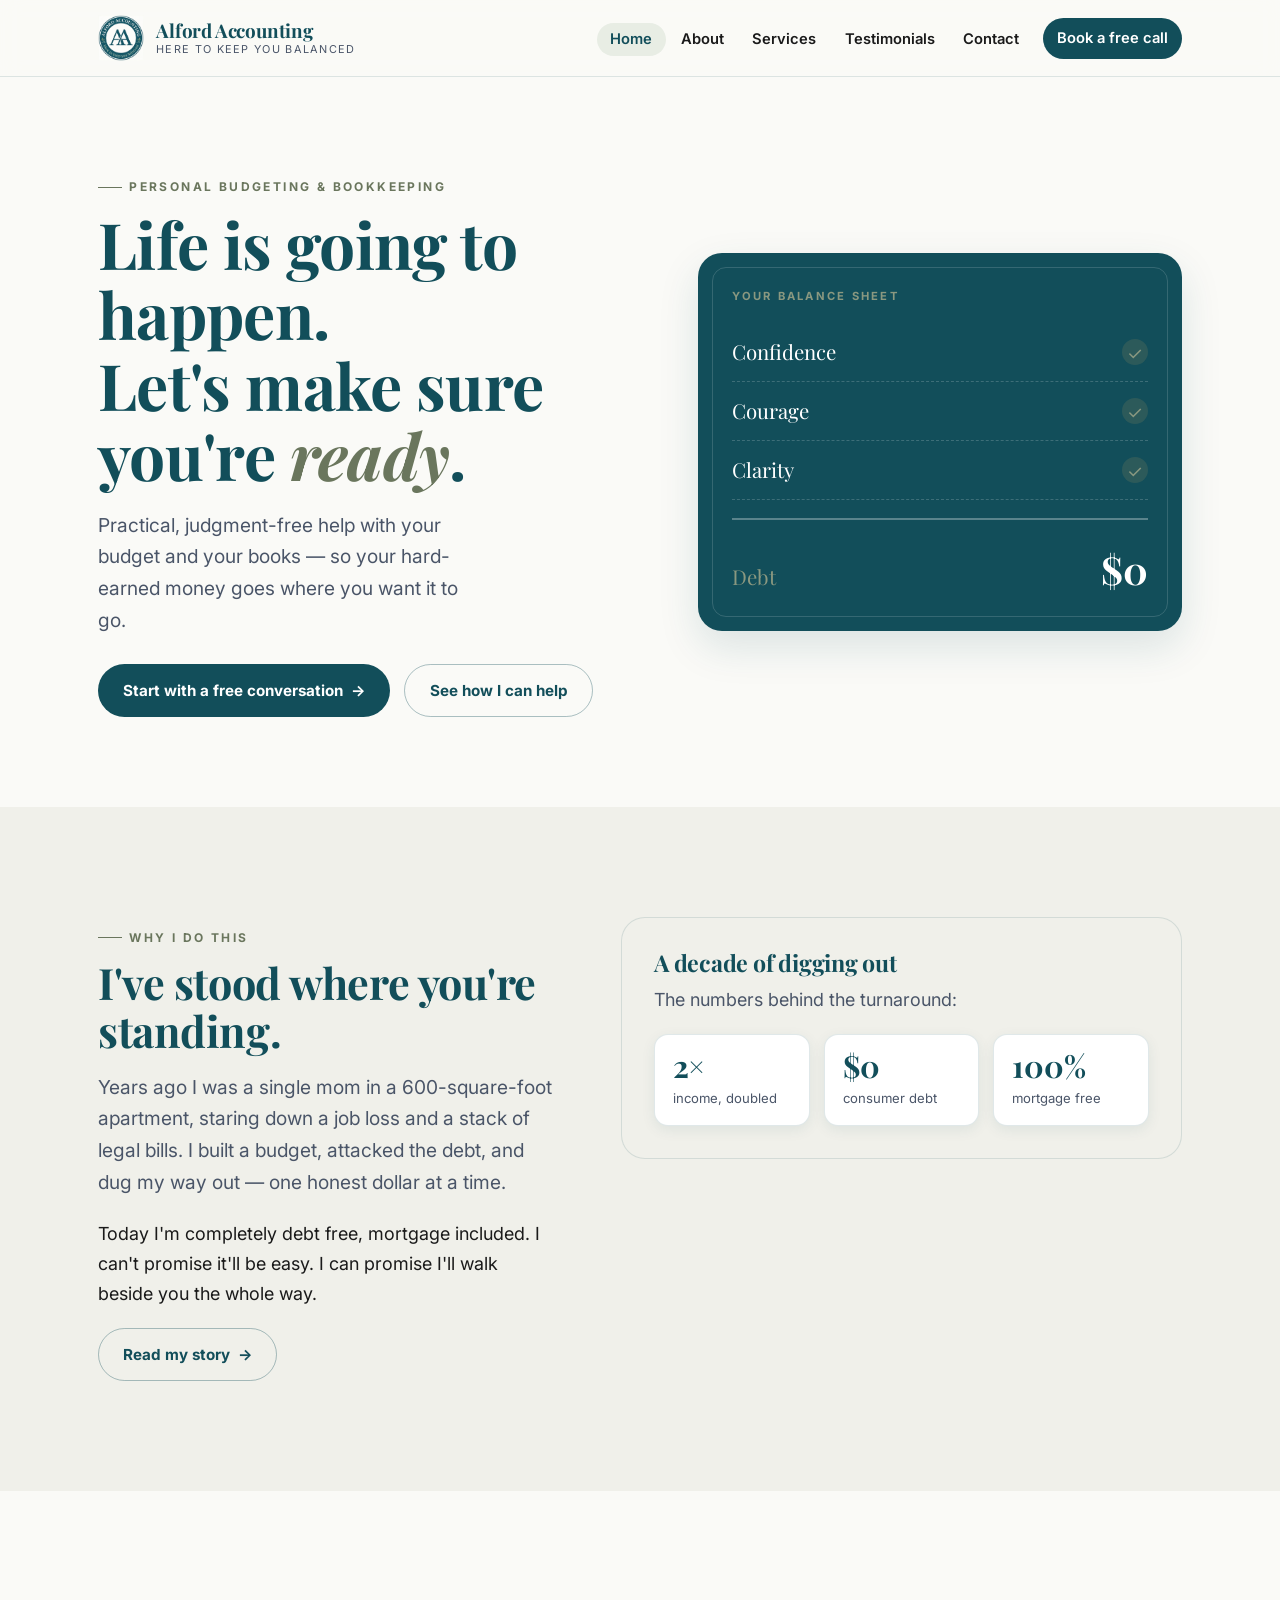
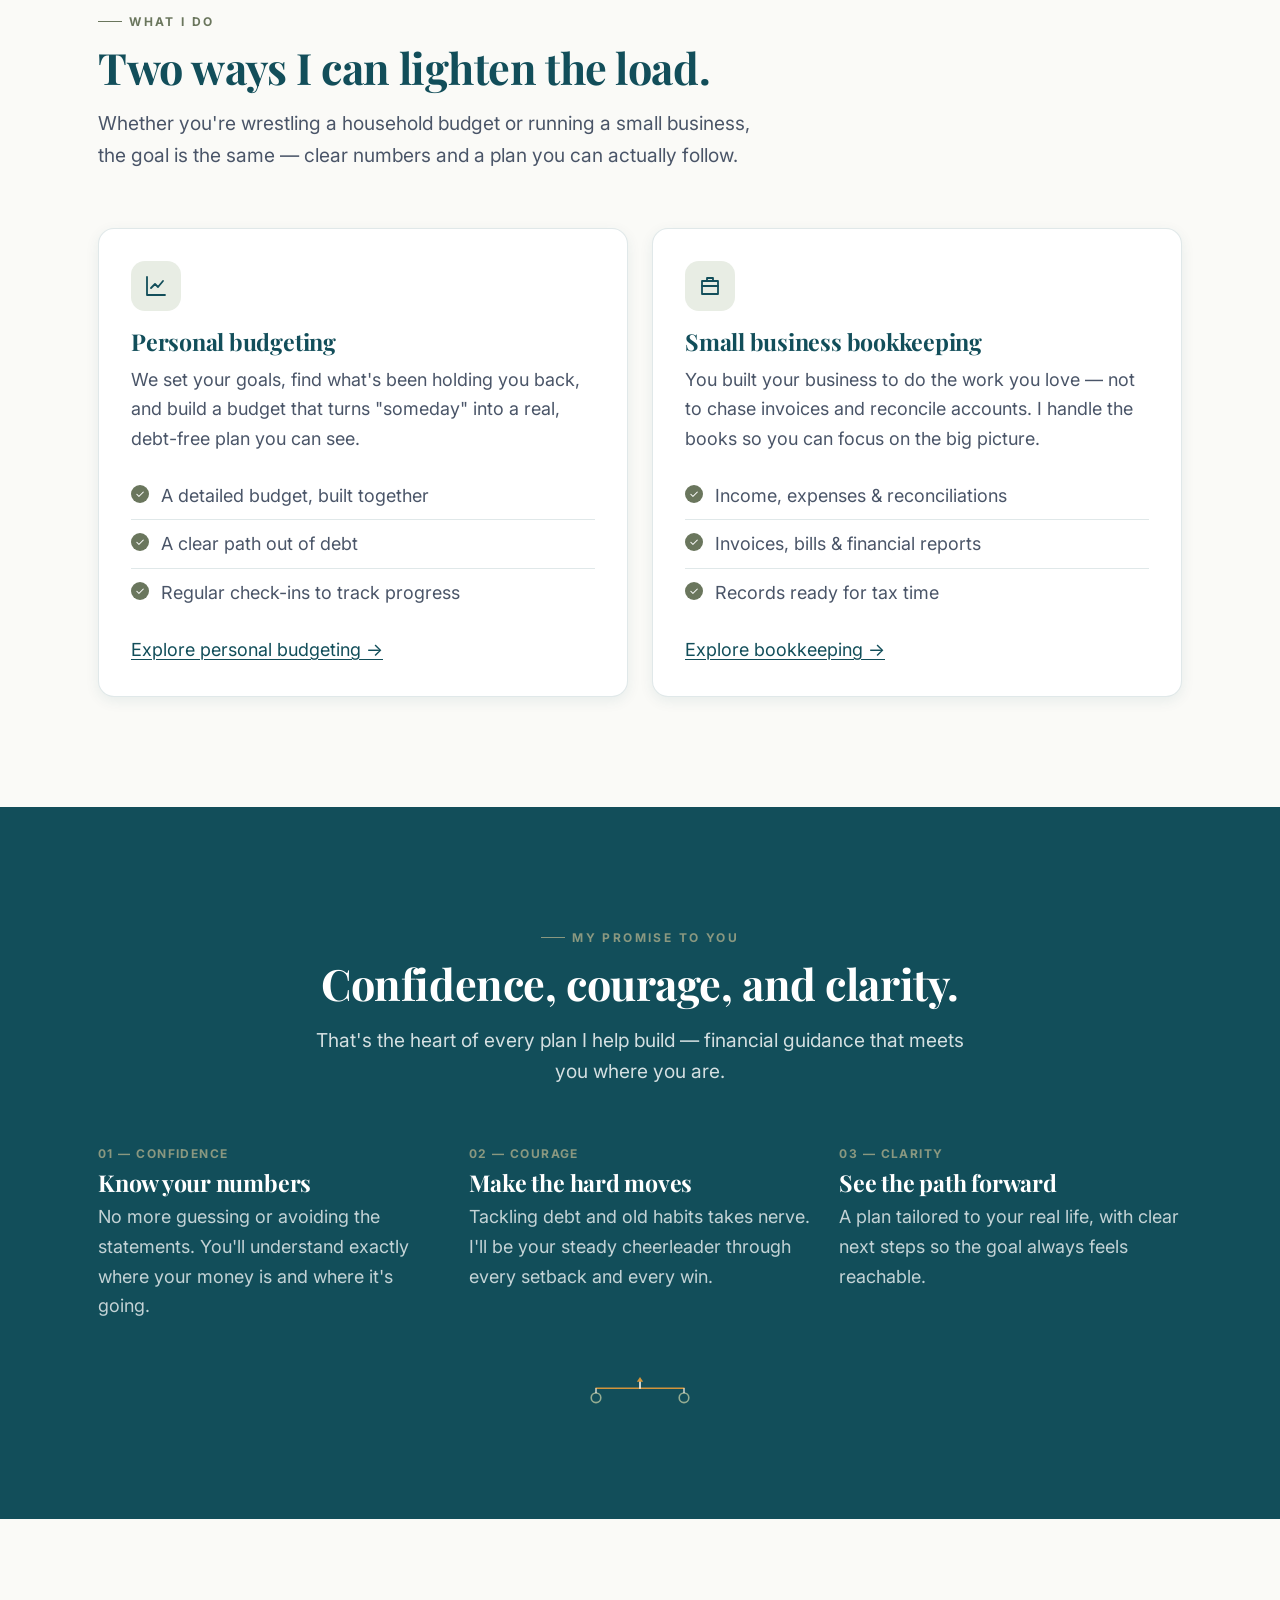
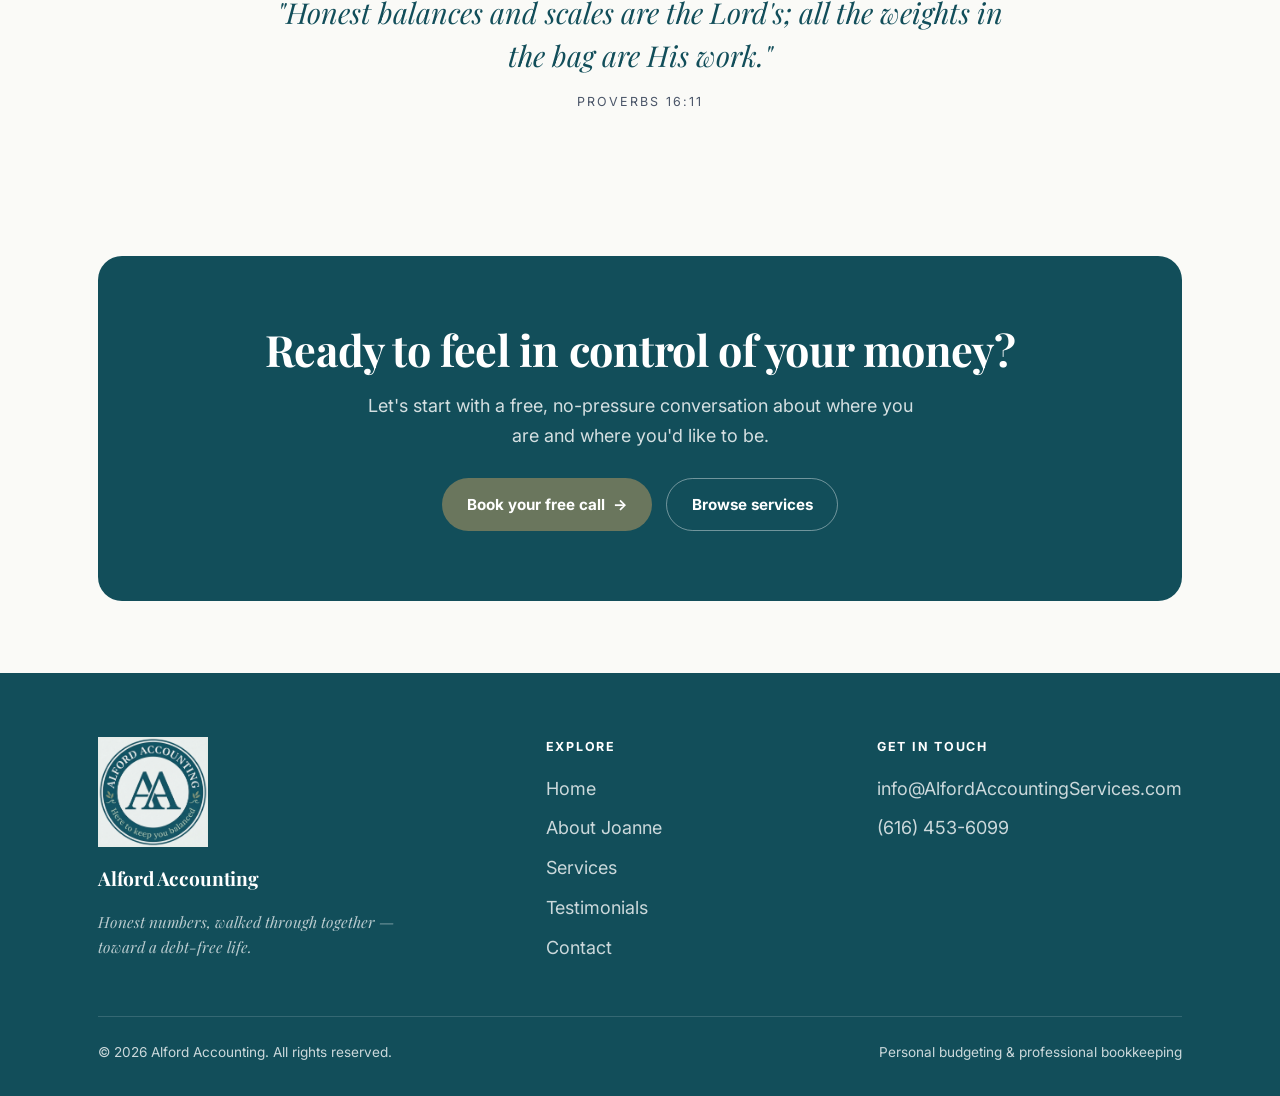
<file: index.html>
<!DOCTYPE html>
<html lang="en">
<head>
<meta charset="UTF-8">
<meta name="viewport" content="width=device-width, initial-scale=1.0">
<title>Alford Accounting — Personal Budgeting & Professional Bookkeeping</title>
<meta name="description" content="Personal budgeting and professional bookkeeping with Joanne Alford. Warm, practical guidance to help you gain confidence, courage, and clarity with your money.">
<link rel="preconnect" href="https://fonts.googleapis.com">
<link rel="preconnect" href="https://fonts.gstatic.com" crossorigin>
<link href="https://fonts.googleapis.com/css2?family=Playfair+Display:ital,wght@0,400;0,600;0,700;1,400;1,600&family=Inter:wght@400;500;600;700&display=swap" rel="stylesheet">
<link rel="stylesheet" href="styles.css">
</head>
<body>

<header class="site-header">
  <div class="wrap nav">
    <a class="brand" href="index.html" aria-label="Alford Accounting home">
      <img src="images/logo-seal.png" alt="Alford Accounting" class="brand-logo">
      <span class="brand-text">
        <span class="brand-name">Alford Accounting</span>
        <span class="brand-tag">Here to keep you balanced</span>
      </span>
    </a>
    <button class="nav-toggle" aria-label="Open menu" aria-expanded="false"><span></span><span></span><span></span></button>
    <ul class="nav-links">
      <li><a href="index.html" aria-current="page">Home</a></li>
      <li><a href="about.html">About</a></li>
      <li><a href="services.html">Services</a></li>
      <li><a href="testimonials.html">Testimonials</a></li>
      <li><a href="contact.html">Contact</a></li>
      <li class="nav-cta"><a class="btn btn-primary" href="contact.html">Book a free call</a></li>
    </ul>
  </div>
</header>

<main>
  <!-- HERO -->
  <section class="hero">
    <div class="wrap hero-grid">
      <div class="reveal">
        <span class="eyebrow">Personal budgeting &amp; bookkeeping</span>
        <h1>Life is going to happen.<br>Let's make sure you're <span class="accent">ready</span>.</h1>
        <p class="lead">Practical, judgment-free help with your budget and your books — so your hard-earned money goes where you want it to go.</p>
        <div class="hero-actions">
          <a class="btn btn-primary" href="contact.html">Start with a free conversation <span class="arrow">→</span></a>
          <a class="btn btn-ghost" href="services.html">See how I can help</a>
        </div>
      </div>
      <div class="reveal" aria-hidden="false">
        <div class="balance-card">
          <div class="bc-title">Your balance sheet</div>
          <div class="bc-row">
            <span class="bc-label">Confidence</span>
            <span class="bc-check">✓</span>
          </div>
          <div class="bc-row">
            <span class="bc-label">Courage</span>
            <span class="bc-check">✓</span>
          </div>
          <div class="bc-row">
            <span class="bc-label">Clarity</span>
            <span class="bc-check">✓</span>
          </div>
          <div class="bc-total">
            <span class="bc-label">Debt</span>
            <span class="bc-amt">$0</span>
          </div>
        </div>
      </div>
    </div>
  </section>

  <!-- STORY TEASER -->
  <section class="cream2-bg">
    <div class="wrap split">
      <div class="reveal">
        <span class="eyebrow">Why I do this</span>
        <h2>I've stood where you're standing.</h2>
        <p class="lead">Years ago I was a single mom in a 600-square-foot apartment, staring down a job loss and a stack of legal bills. I built a budget, attacked the debt, and dug my way out — one honest dollar at a time.</p>
        <p>Today I'm completely debt free, mortgage included. I can't promise it'll be easy. I can promise I'll walk beside you the whole way.</p>
        <a class="btn btn-ghost" href="about.html">Read my story <span class="arrow">→</span></a>
      </div>
      <div class="reveal">
        <div class="story-frame">
          <h3 style="margin-top:0">A decade of digging out</h3>
          <p style="color:var(--ink-soft)">The numbers behind the turnaround:</p>
          <div class="stat-row">
            <div class="stat"><div class="n">2×</div><div class="l">income, doubled</div></div>
            <div class="stat"><div class="n">$0</div><div class="l">consumer debt</div></div>
            <div class="stat"><div class="n">100%</div><div class="l">mortgage free</div></div>
          </div>
        </div>
      </div>
    </div>
  </section>

  <!-- SERVICES OVERVIEW -->
  <section>
    <div class="wrap">
      <div class="section-head reveal">
        <span class="eyebrow">What I do</span>
        <h2>Two ways I can lighten the load.</h2>
        <p class="lead">Whether you're wrestling a household budget or running a small business, the goal is the same — clear numbers and a plan you can actually follow.</p>
      </div>
      <div class="grid-2">
        <div class="card reveal">
          <div class="icon" aria-hidden="true">
            <svg width="24" height="24" viewBox="0 0 24 24" fill="none" stroke="currentColor" stroke-width="1.8" stroke-linecap="round" stroke-linejoin="round"><path d="M3 3v18h18"/><path d="M7 14l4-4 3 3 5-6"/></svg>
          </div>
          <h3>Personal budgeting</h3>
          <p>We set your goals, find what's been holding you back, and build a budget that turns "someday" into a real, debt-free plan you can see.</p>
          <ul class="service-list">
            <li><span class="tick">✓</span> A detailed budget, built together</li>
            <li><span class="tick">✓</span> A clear path out of debt</li>
            <li><span class="tick">✓</span> Regular check-ins to track progress</li>
          </ul>
          <p style="margin-top:18px"><a href="services.html">Explore personal budgeting →</a></p>
        </div>
        <div class="card reveal">
          <div class="icon" aria-hidden="true">
            <svg width="24" height="24" viewBox="0 0 24 24" fill="none" stroke="currentColor" stroke-width="1.8" stroke-linecap="round" stroke-linejoin="round"><path d="M4 7h16v13H4z"/><path d="M9 7V4h6v3"/><path d="M4 12h16"/></svg>
          </div>
          <h3>Small business bookkeeping</h3>
          <p>You built your business to do the work you love — not to chase invoices and reconcile accounts. I handle the books so you can focus on the big picture.</p>
          <ul class="service-list">
            <li><span class="tick">✓</span> Income, expenses &amp; reconciliations</li>
            <li><span class="tick">✓</span> Invoices, bills &amp; financial reports</li>
            <li><span class="tick">✓</span> Records ready for tax time</li>
          </ul>
          <p style="margin-top:18px"><a href="services.html">Explore bookkeeping →</a></p>
        </div>
      </div>
    </div>
  </section>

  <!-- VALUES: three C's -->
  <section class="teal-bg">
    <div class="wrap">
      <div class="section-head center reveal">
        <span class="eyebrow">My promise to you</span>
        <h2>Confidence, courage, and clarity.</h2>
        <p class="lead">That's the heart of every plan I help build — financial guidance that meets you where you are.</p>
      </div>
      <div class="values">
        <div class="value reveal">
          <span class="num">01 — Confidence</span>
          <h3>Know your numbers</h3>
          <p>No more guessing or avoiding the statements. You'll understand exactly where your money is and where it's going.</p>
        </div>
        <div class="value reveal">
          <span class="num">02 — Courage</span>
          <h3>Make the hard moves</h3>
          <p>Tackling debt and old habits takes nerve. I'll be your steady cheerleader through every setback and every win.</p>
        </div>
        <div class="value reveal">
          <span class="num">03 — Clarity</span>
          <h3>See the path forward</h3>
          <p>A plan tailored to your real life, with clear next steps so the goal always feels reachable.</p>
        </div>
      </div>
      <div class="beam" aria-hidden="true" style="margin-top:48px">
        <svg viewBox="0 0 150 40" fill="none"><line x1="20" y1="14" x2="130" y2="14" stroke="#D2943B" stroke-width="2" stroke-linecap="round"/><path d="M75 4v10" stroke="#FBF6EE" stroke-width="2" stroke-linecap="round"/><path d="M75 0l4 6h-8l4-6z" fill="#D2943B"/><circle cx="20" cy="26" r="6" stroke="#95AC92" stroke-width="2"/><circle cx="130" cy="26" r="6" stroke="#95AC92" stroke-width="2"/><path d="M20 14l0 6M130 14l0 6" stroke="#FBF6EE" stroke-width="1.5"/></svg>
      </div>
    </div>
  </section>

  <!-- VERSE -->
  <section class="section-tight">
    <div class="wrap">
      <p class="verse reveal">
        "Honest balances and scales are the Lord's; all the weights in the bag are His work."
        <cite>Proverbs 16:11</cite>
      </p>
    </div>
  </section>

  <!-- CTA -->
  <section class="section-tight">
    <div class="wrap">
      <div class="cta-band reveal">
        <h2>Ready to feel in control of your money?</h2>
        <p>Let's start with a free, no-pressure conversation about where you are and where you'd like to be.</p>
        <div class="hero-actions">
          <a class="btn btn-olive" href="contact.html">Book your free call <span class="arrow">→</span></a>
          <a class="btn btn-ghost" style="color:var(--white);border-color:rgba(255,255,255,0.4)" href="services.html">Browse services</a>
        </div>
      </div>
    </div>
  </section>
</main>

<footer class="site-footer">
  <div class="wrap">
    <div class="footer-grid">
      <div>
        <img src="images/logo-seal.png" alt="Alford Accounting seal" class="footer-seal"><span class="brand-name" style="color:var(--white);font-size:1.2rem;font-family:'Playfair Display',serif;display:block;margin-top:8px">Alford Accounting</span>
        <p class="footer-verse" style="margin-top:14px">Honest numbers, walked through together — toward a debt-free life.</p>
      </div>
      <div>
        <h4>Explore</h4>
        <ul class="footer-links">
          <li><a href="index.html">Home</a></li>
          <li><a href="about.html">About Joanne</a></li>
          <li><a href="services.html">Services</a></li>
          <li><a href="testimonials.html">Testimonials</a></li>
          <li><a href="contact.html">Contact</a></li>
        </ul>
      </div>
      <div>
        <h4>Get in touch</h4>
        <ul class="footer-links">
          <li><a href="mailto:info@AlfordAccountingServices.com">info@AlfordAccountingServices.com</a></li>
          <li><a href="tel:+16164536099">(616) 453-6099</a></li>
        </ul>
      </div>
    </div>
    <div class="footer-bottom">
      <span>© <span id="year"></span> Alford Accounting. All rights reserved.</span>
      <span>Personal budgeting &amp; professional bookkeeping</span>
    </div>
  </div>
</footer>

<script src="app.js"></script>
<script>document.getElementById("year").textContent = new Date().getFullYear();</script>
</body>
</html>
</file>
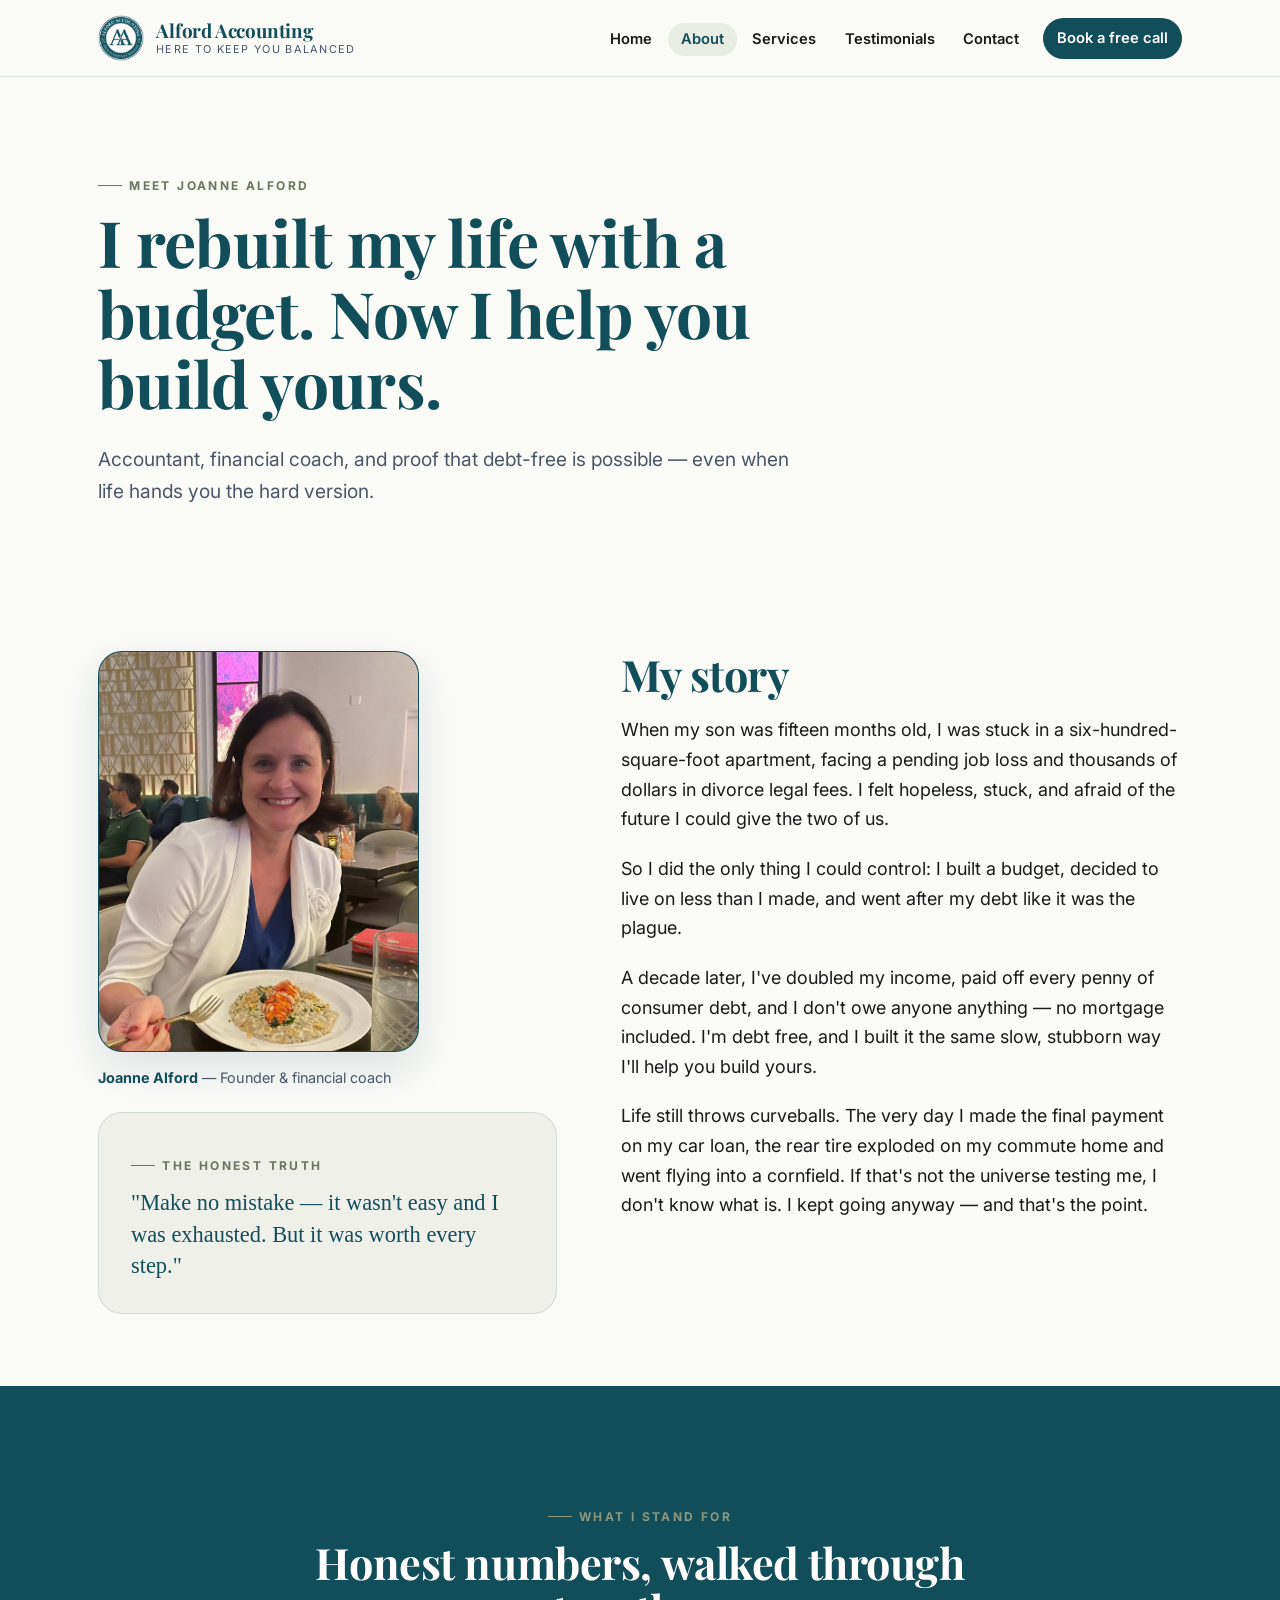
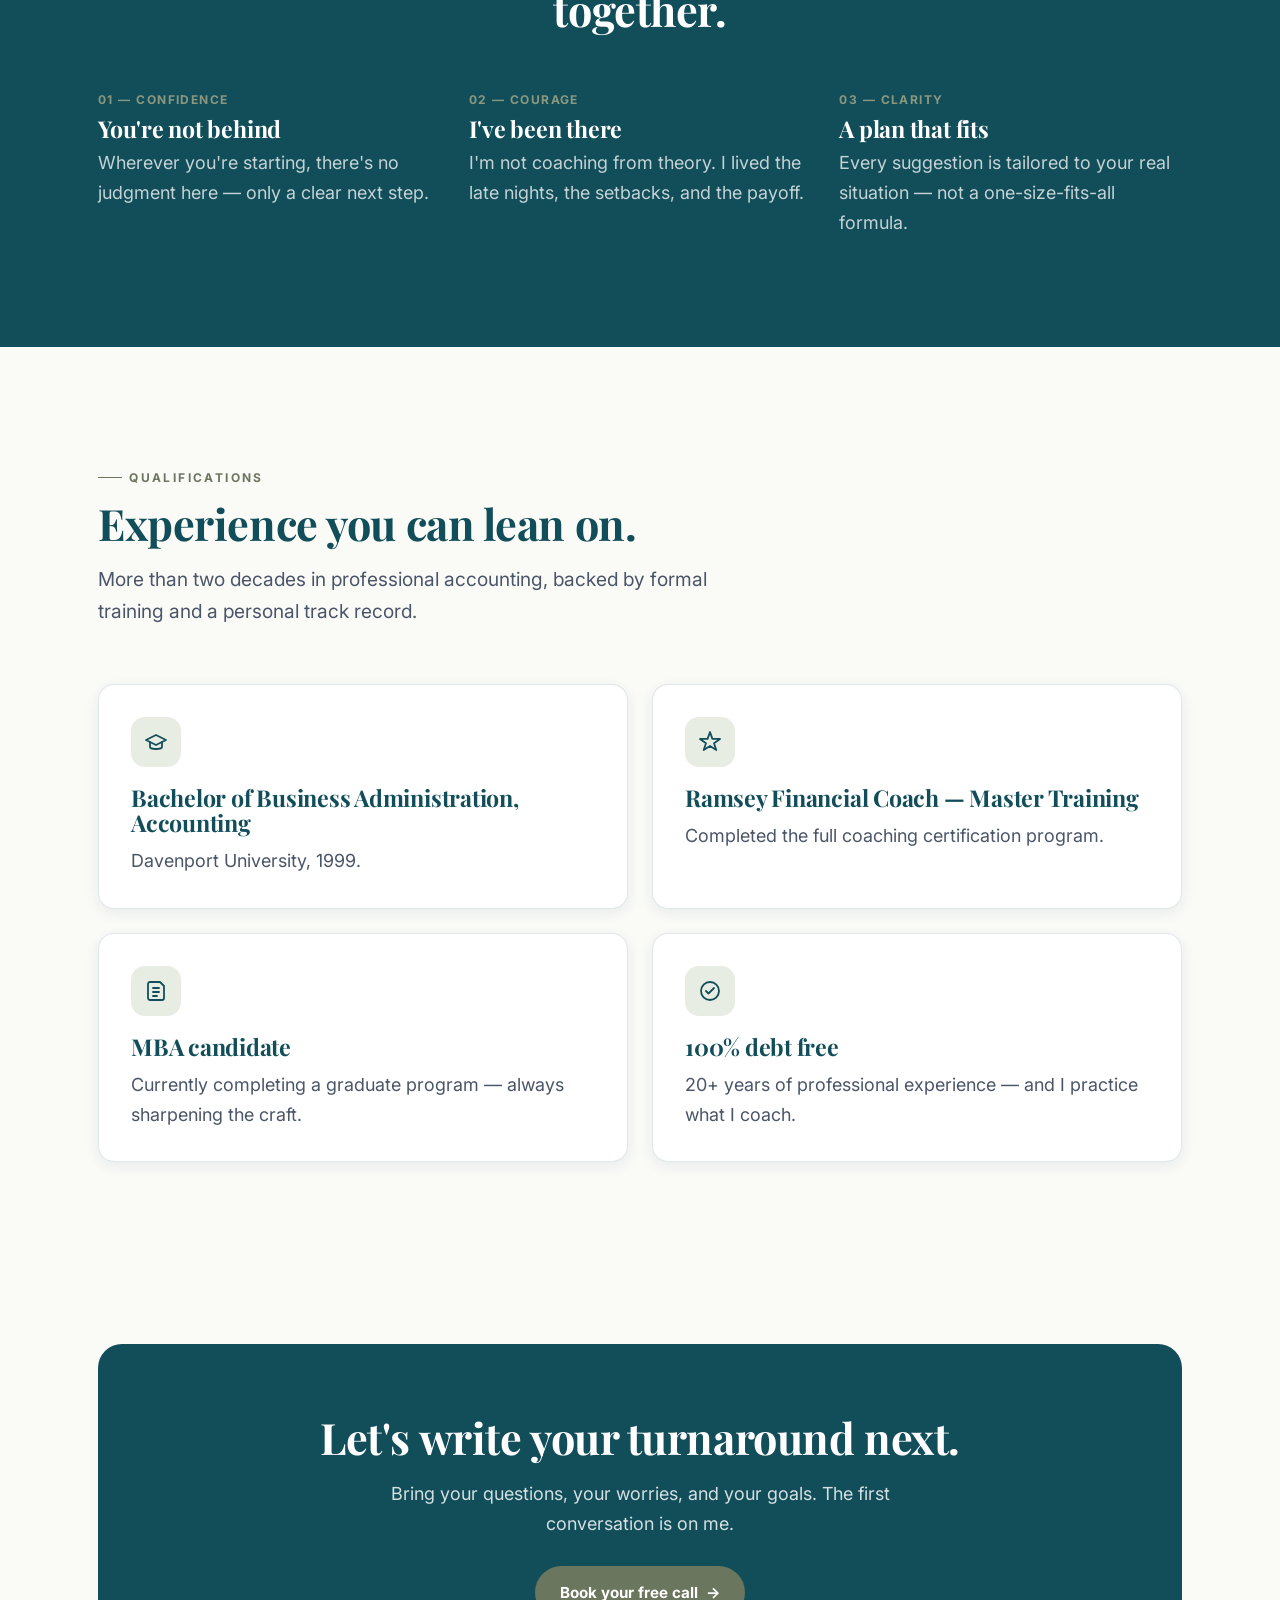
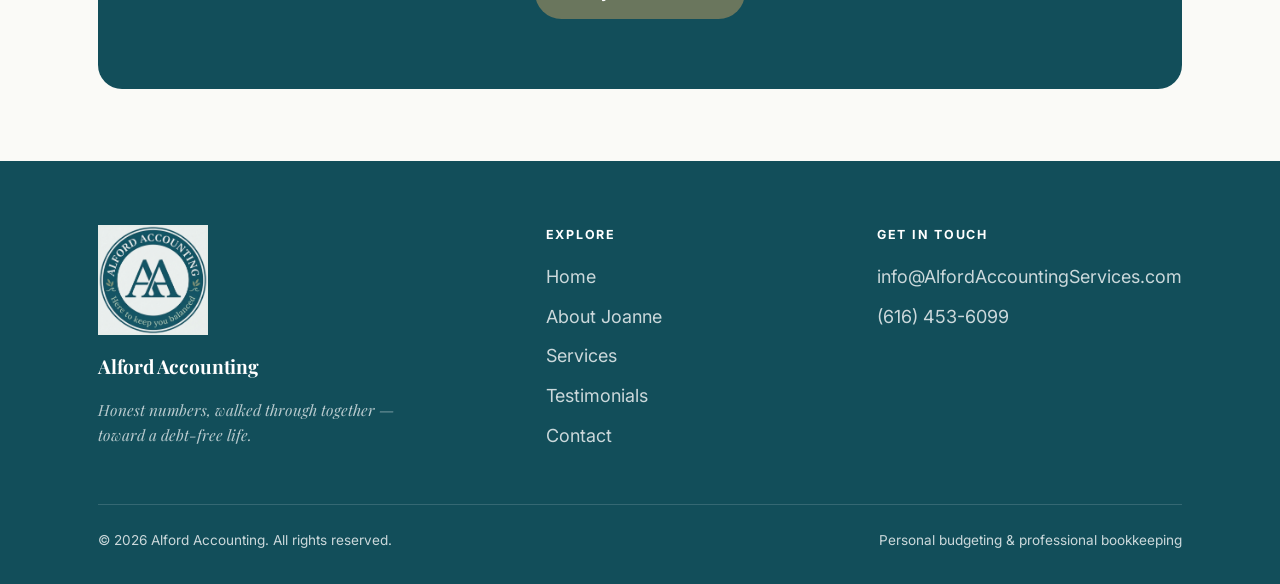
<file: about.html>
<!DOCTYPE html>
<html lang="en">
<head>
<meta charset="UTF-8">
<meta name="viewport" content="width=device-width, initial-scale=1.0">
<title>About Joanne — Alford Accounting</title>
<meta name="description" content="Meet Joanne Alford — accountant, financial coach, and single mom who paid off every penny. Her story, her values, and her qualifications.">
<link rel="preconnect" href="https://fonts.googleapis.com">
<link rel="preconnect" href="https://fonts.gstatic.com" crossorigin>
<link href="https://fonts.googleapis.com/css2?family=Playfair+Display:ital,wght@0,400;0,600;0,700;1,400;1,600&family=Inter:wght@400;500;600;700&display=swap" rel="stylesheet">
<link rel="stylesheet" href="styles.css">
</head>
<body>

<header class="site-header">
  <div class="wrap nav">
    <a class="brand" href="index.html" aria-label="Alford Accounting home">
      <img src="images/logo-seal.png" alt="Alford Accounting" class="brand-logo">
      <span class="brand-text">
        <span class="brand-name">Alford Accounting</span>
        <span class="brand-tag">Here to keep you balanced</span>
      </span>
    </a>
    <button class="nav-toggle" aria-label="Open menu" aria-expanded="false"><span></span><span></span><span></span></button>
    <ul class="nav-links">
      <li><a href="index.html">Home</a></li>
      <li><a href="about.html" aria-current="page">About</a></li>
      <li><a href="services.html">Services</a></li>
      <li><a href="testimonials.html">Testimonials</a></li>
      <li><a href="contact.html">Contact</a></li>
      <li class="nav-cta"><a class="btn btn-primary" href="contact.html">Book a free call</a></li>
    </ul>
  </div>
</header>

<main>
  <section class="page-hero">
    <div class="wrap">
      <div class="reveal" style="max-width:780px">
        <span class="eyebrow">Meet Joanne Alford</span>
        <h1>I rebuilt my life with a budget. Now I help you build yours.</h1>
        <p class="lead">Accountant, financial coach, and proof that debt-free is possible — even when life hands you the hard version.</p>
      </div>
    </div>
  </section>

  <section class="section-tight">
    <div class="wrap split">
      <div class="reveal">
        <figure class="portrait">
          <span class="ph">
            <img src="images/joanne.jpg" alt="Joanne Alford, founder of Alford Accounting" style="width:100%;height:100%;object-fit:cover;object-position:center 20%;display:block;">
          </span>
          <figcaption><strong>Joanne Alford</strong> — Founder &amp; financial coach</figcaption>
        </figure>
        <div class="story-frame" style="margin-top:22px">
          <span class="eyebrow">The honest truth</span>
          <p style="font-family:'Fraunces',serif;font-size:1.4rem;color:var(--teal);line-height:1.4;margin-bottom:0">"Make no mistake — it wasn't easy and I was exhausted. But it was worth every step."</p>
        </div>
      </div>
      <div class="reveal">
        <h2>My story</h2>
        <p>When my son was fifteen months old, I was stuck in a six-hundred-square-foot apartment, facing a pending job loss and thousands of dollars in divorce legal fees. I felt hopeless, stuck, and afraid of the future I could give the two of us.</p>
        <p>So I did the only thing I could control: I built a budget, decided to live on less than I made, and went after my debt like it was the plague.</p>
        <p>A decade later, I've doubled my income, paid off every penny of consumer debt, and I don't owe anyone anything — no mortgage included. I'm debt free, and I built it the same slow, stubborn way I'll help you build yours.</p>
        <p>Life still throws curveballs. The very day I made the final payment on my car loan, the rear tire exploded on my commute home and went flying into a cornfield. If that's not the universe testing me, I don't know what is. I kept going anyway — and that's the point.</p>
      </div>
    </div>
  </section>

  <section class="teal-bg">
    <div class="wrap">
      <div class="section-head center reveal">
        <span class="eyebrow">What I stand for</span>
        <h2>Honest numbers, walked through together.</h2>
      </div>
      <div class="values">
        <div class="value reveal">
          <span class="num">01 — Confidence</span>
          <h3>You're not behind</h3>
          <p>Wherever you're starting, there's no judgment here — only a clear next step.</p>
        </div>
        <div class="value reveal">
          <span class="num">02 — Courage</span>
          <h3>I've been there</h3>
          <p>I'm not coaching from theory. I lived the late nights, the setbacks, and the payoff.</p>
        </div>
        <div class="value reveal">
          <span class="num">03 — Clarity</span>
          <h3>A plan that fits</h3>
          <p>Every suggestion is tailored to your real situation — not a one-size-fits-all formula.</p>
        </div>
      </div>
    </div>
  </section>

  <section>
    <div class="wrap">
      <div class="section-head reveal">
        <span class="eyebrow">Qualifications</span>
        <h2>Experience you can lean on.</h2>
        <p class="lead">More than two decades in professional accounting, backed by formal training and a personal track record.</p>
      </div>
      <div class="grid-2">
        <div class="card reveal">
          <div class="icon" aria-hidden="true"><svg width="24" height="24" viewBox="0 0 24 24" fill="none" stroke="currentColor" stroke-width="1.8" stroke-linecap="round" stroke-linejoin="round"><path d="M22 10L12 5 2 10l10 5 10-5z"/><path d="M6 12v5c0 1 3 2 6 2s6-1 6-2v-5"/></svg></div>
          <h3>Bachelor of Business Administration, Accounting</h3>
          <p>Davenport University, 1999.</p>
        </div>
        <div class="card reveal">
          <div class="icon" aria-hidden="true"><svg width="24" height="24" viewBox="0 0 24 24" fill="none" stroke="currentColor" stroke-width="1.8" stroke-linecap="round" stroke-linejoin="round"><path d="M12 2l2.4 6.9H22l-6 4.3 2.3 6.8L12 16l-6.3 4 2.3-6.8-6-4.3h7.6z"/></svg></div>
          <h3>Ramsey Financial Coach — Master Training</h3>
          <p>Completed the full coaching certification program.</p>
        </div>
        <div class="card reveal">
          <div class="icon" aria-hidden="true"><svg width="24" height="24" viewBox="0 0 24 24" fill="none" stroke="currentColor" stroke-width="1.8" stroke-linecap="round" stroke-linejoin="round"><path d="M4 19V5a2 2 0 012-2h10l4 4v12a2 2 0 01-2 2H6a2 2 0 01-2-2z"/><path d="M9 9h6M9 13h6M9 17h4"/></svg></div>
          <h3>MBA candidate</h3>
          <p>Currently completing a graduate program — always sharpening the craft.</p>
        </div>
        <div class="card reveal">
          <div class="icon" aria-hidden="true"><svg width="24" height="24" viewBox="0 0 24 24" fill="none" stroke="currentColor" stroke-width="1.8" stroke-linecap="round" stroke-linejoin="round"><circle cx="12" cy="12" r="9"/><path d="M8 12l2.5 2.5L16 9"/></svg></div>
          <h3>100% debt free</h3>
          <p>20+ years of professional experience — and I practice what I coach.</p>
        </div>
      </div>
    </div>
  </section>

  <section class="section-tight">
    <div class="wrap">
      <div class="cta-band reveal">
        <h2>Let's write your turnaround next.</h2>
        <p>Bring your questions, your worries, and your goals. The first conversation is on me.</p>
        <div class="hero-actions">
          <a class="btn btn-olive" href="contact.html">Book your free call <span class="arrow">→</span></a>
        </div>
      </div>
    </div>
  </section>
</main>

<footer class="site-footer">
  <div class="wrap">
    <div class="footer-grid">
      <div>
        <img src="images/logo-seal.png" alt="Alford Accounting seal" class="footer-seal"><span class="brand-name" style="color:var(--white);font-size:1.2rem;font-family:'Playfair Display',serif;display:block;margin-top:8px">Alford Accounting</span>
        <p class="footer-verse" style="margin-top:14px">Honest numbers, walked through together — toward a debt-free life.</p>
      </div>
      <div>
        <h4>Explore</h4>
        <ul class="footer-links">
          <li><a href="index.html">Home</a></li>
          <li><a href="about.html">About Joanne</a></li>
          <li><a href="services.html">Services</a></li>
          <li><a href="testimonials.html">Testimonials</a></li>
          <li><a href="contact.html">Contact</a></li>
        </ul>
      </div>
      <div>
        <h4>Get in touch</h4>
        <ul class="footer-links">
          <li><a href="mailto:info@AlfordAccountingServices.com">info@AlfordAccountingServices.com</a></li>
          <li><a href="tel:+16164536099">(616) 453-6099</a></li>
        </ul>
      </div>
    </div>
    <div class="footer-bottom">
      <span>© <span id="year"></span> Alford Accounting. All rights reserved.</span>
      <span>Personal budgeting &amp; professional bookkeeping</span>
    </div>
  </div>
</footer>

<script src="app.js"></script>
<script>document.getElementById("year").textContent = new Date().getFullYear();</script>
</body>
</html>
</file>
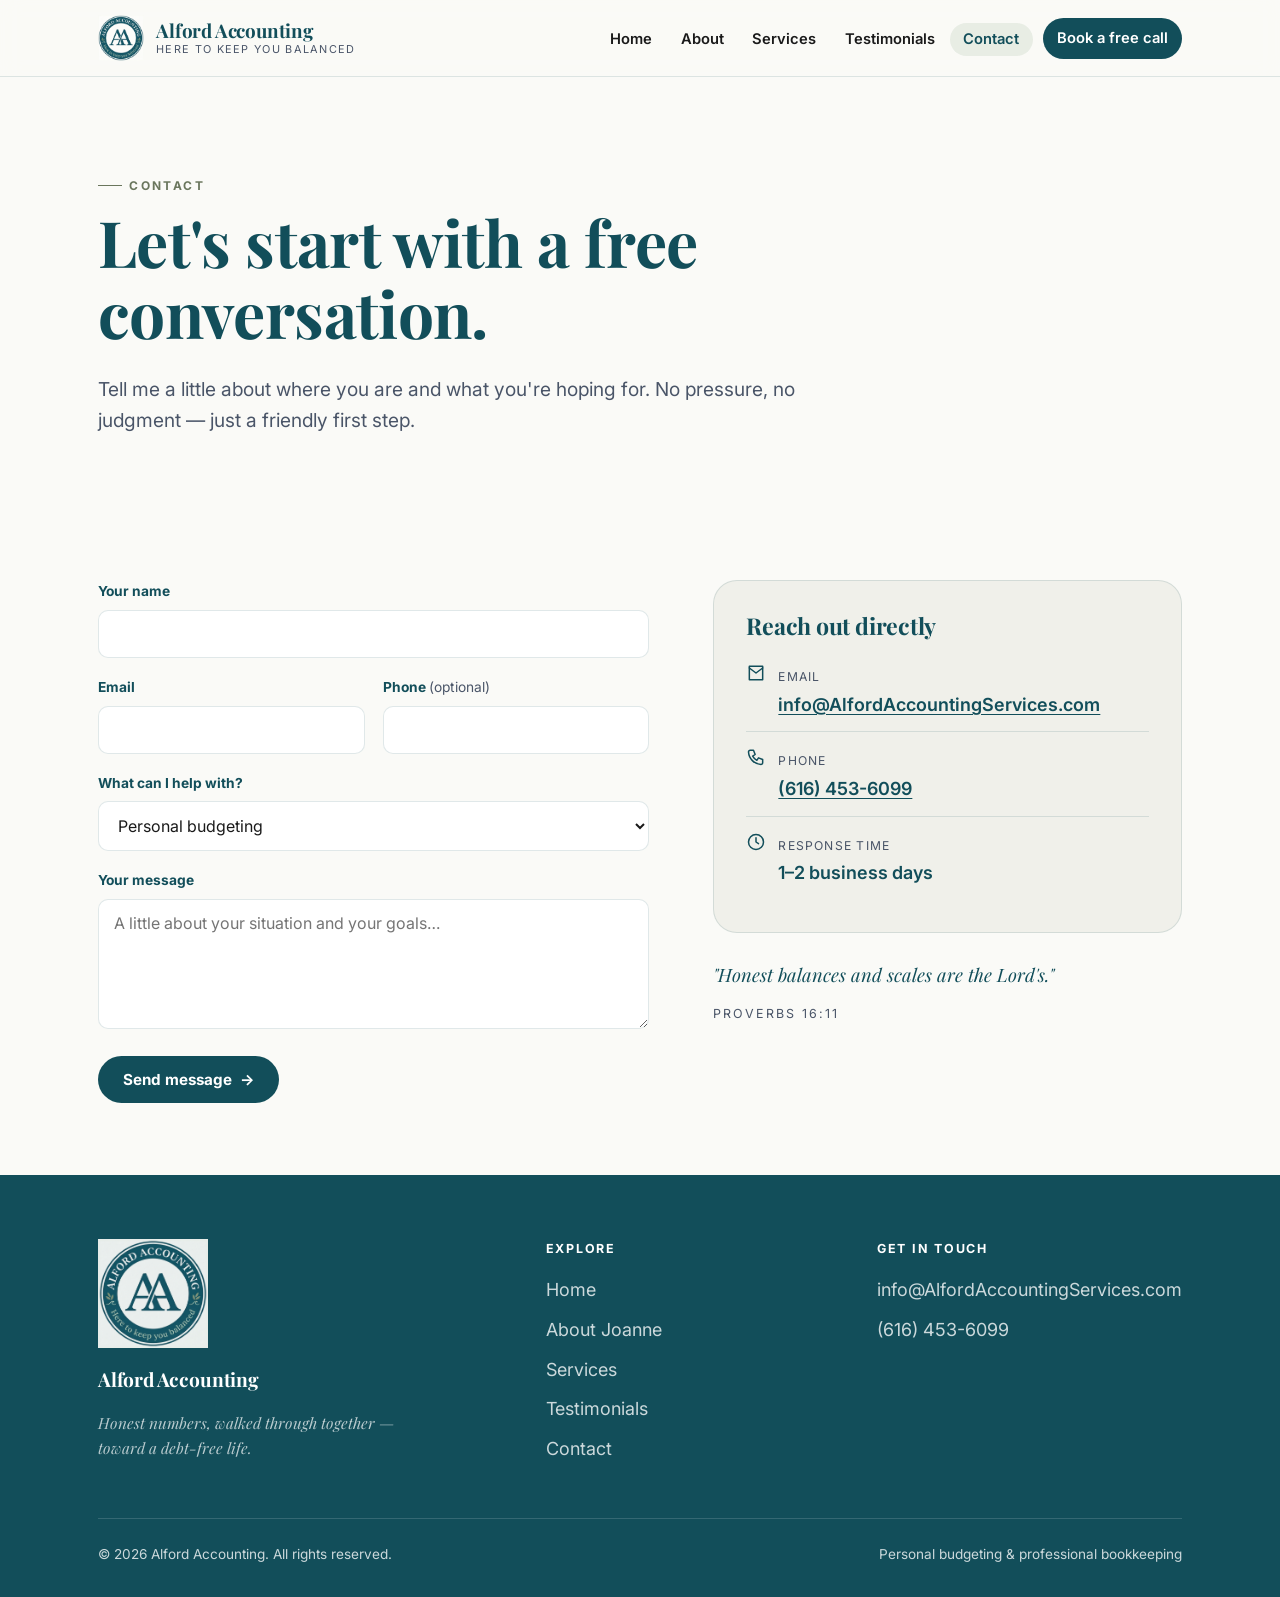
<file: contact.html>
<!DOCTYPE html>
<html lang="en">
<head>
<meta charset="UTF-8">
<meta name="viewport" content="width=device-width, initial-scale=1.0">
<title>Contact — Alford Accounting</title>
<meta name="description" content="Book a free conversation with Joanne Alford about personal budgeting or small business bookkeeping.">
<link rel="preconnect" href="https://fonts.googleapis.com">
<link rel="preconnect" href="https://fonts.gstatic.com" crossorigin>
<link href="https://fonts.googleapis.com/css2?family=Playfair+Display:ital,wght@0,400;0,600;0,700;1,400;1,600&family=Inter:wght@400;500;600;700&display=swap" rel="stylesheet">
<link rel="stylesheet" href="styles.css">
</head>
<body>

<header class="site-header">
  <div class="wrap nav">
    <a class="brand" href="index.html" aria-label="Alford Accounting home">
      <img src="images/logo-seal.png" alt="Alford Accounting" class="brand-logo">
      <span class="brand-text">
        <span class="brand-name">Alford Accounting</span>
        <span class="brand-tag">Here to keep you balanced</span>
      </span>
    </a>
    <button class="nav-toggle" aria-label="Open menu" aria-expanded="false"><span></span><span></span><span></span></button>
    <ul class="nav-links">
      <li><a href="index.html">Home</a></li>
      <li><a href="about.html">About</a></li>
      <li><a href="services.html">Services</a></li>
      <li><a href="testimonials.html">Testimonials</a></li>
      <li><a href="contact.html" aria-current="page">Contact</a></li>
      <li class="nav-cta"><a class="btn btn-primary" href="contact.html">Book a free call</a></li>
    </ul>
  </div>
</header>

<main>
  <section class="page-hero">
    <div class="wrap">
      <div class="reveal" style="max-width:720px">
        <span class="eyebrow">Contact</span>
        <h1>Let's start with a free conversation.</h1>
        <p class="lead">Tell me a little about where you are and what you're hoping for. No pressure, no judgment — just a friendly first step.</p>
      </div>
    </div>
  </section>

  <section class="section-tight">
    <div class="wrap contact-grid">
      <div class="reveal">
        <div data-fs-success style="display:none;padding:20px;background:var(--teal-pale,#e8f4f2);border-radius:var(--radius);color:var(--teal);font-size:1rem;margin-bottom:16px">
          Thank you! Your message has been successfully submitted. We will review your inquiry and get back to you within the next 1–2 business days.
        </div>
        <div data-fs-error style="display:none;padding:12px;background:#fdf0ec;border-radius:var(--radius);color:#BE7050;font-size:0.9rem;margin-bottom:16px"></div>
        <form id="contactForm" novalidate>
          <div class="field">
            <label for="name">Your name</label>
            <input type="text" id="name" name="name" autocomplete="name" required data-fs-field>
            <span data-fs-error="name" style="font-size:0.85rem;color:#BE7050"></span>
          </div>
          <div class="grid-2" style="gap:18px">
            <div class="field">
              <label for="email">Email</label>
              <input type="email" id="email" name="email" autocomplete="email" required data-fs-field>
              <span data-fs-error="email" style="font-size:0.85rem;color:#BE7050"></span>
            </div>
            <div class="field">
              <label for="phone">Phone <span style="font-weight:400;color:var(--ink-soft)">(optional)</span></label>
              <input type="tel" id="phone" name="phone" autocomplete="tel">
            </div>
          </div>
          <div class="field">
            <label for="service">What can I help with?</label>
            <select id="service" name="service">
              <option>Personal budgeting</option>
              <option>Small business bookkeeping</option>
              <option>LLC or sole proprietor support</option>
              <option>Not sure yet — let's talk</option>
            </select>
          </div>
          <div class="field">
            <label for="message">Your message</label>
            <textarea id="message" name="message" placeholder="A little about your situation and your goals…" data-fs-field></textarea>
            <span data-fs-error="message" style="font-size:0.85rem;color:#BE7050"></span>
          </div>
          <input type="text" name="_gotcha" style="display:none" tabindex="-1" autocomplete="off">
          <button type="submit" class="btn btn-primary" data-fs-submit-btn>Send message <span class="arrow">→</span></button>
        </form>
      </div>

      <aside class="reveal">
        <div class="contact-aside">
          <h3>Reach out directly</h3>
          <div class="contact-item">
            <span class="ci-icon" aria-hidden="true"><svg width="20" height="20" viewBox="0 0 24 24" fill="none" stroke="currentColor" stroke-width="1.8" stroke-linecap="round" stroke-linejoin="round"><path d="M4 4h16v16H4z"/><path d="M4 6l8 6 8-6"/></svg></span>
            <span><span class="ci-label">Email</span><br><a class="ci-value" href="mailto:info@AlfordAccountingServices.com">info@AlfordAccountingServices.com</a></span>
          </div>
          <div class="contact-item">
            <span class="ci-icon" aria-hidden="true"><svg width="20" height="20" viewBox="0 0 24 24" fill="none" stroke="currentColor" stroke-width="1.8" stroke-linecap="round" stroke-linejoin="round"><path d="M5 4h4l2 5-3 2a12 12 0 005 5l2-3 5 2v4a2 2 0 01-2 2A16 16 0 013 6a2 2 0 012-2z"/></svg></span>
            <span><span class="ci-label">Phone</span><br><a class="ci-value" href="tel:+16164536099">(616) 453-6099</a></span>
          </div>
          <div class="contact-item">
            <span class="ci-icon" aria-hidden="true"><svg width="20" height="20" viewBox="0 0 24 24" fill="none" stroke="currentColor" stroke-width="1.8" stroke-linecap="round" stroke-linejoin="round"><circle cx="12" cy="12" r="9"/><path d="M12 7v5l3 2"/></svg></span>
            <span><span class="ci-label">Response time</span><br><span class="ci-value">1–2 business days</span></span>
          </div>
        </div>
        <p class="verse" style="font-size:1.15rem;text-align:left;margin-top:28px">
          "Honest balances and scales are the Lord's."
          <cite style="text-align:left;margin-left:0">Proverbs 16:11</cite>
        </p>
      </aside>
    </div>
  </section>
</main>

<footer class="site-footer">
  <div class="wrap">
    <div class="footer-grid">
      <div>
        <img src="images/logo-seal.png" alt="Alford Accounting seal" class="footer-seal"><span class="brand-name" style="color:var(--white);font-size:1.2rem;font-family:'Playfair Display',serif;display:block;margin-top:8px">Alford Accounting</span>
        <p class="footer-verse" style="margin-top:14px">Honest numbers, walked through together — toward a debt-free life.</p>
      </div>
      <div>
        <h4>Explore</h4>
        <ul class="footer-links">
          <li><a href="index.html">Home</a></li>
          <li><a href="about.html">About Joanne</a></li>
          <li><a href="services.html">Services</a></li>
          <li><a href="testimonials.html">Testimonials</a></li>
          <li><a href="contact.html">Contact</a></li>
        </ul>
      </div>
      <div>
        <h4>Get in touch</h4>
        <ul class="footer-links">
          <li><a href="mailto:info@AlfordAccountingServices.com">info@AlfordAccountingServices.com</a></li>
          <li><a href="tel:+16164536099">(616) 453-6099</a></li>
        </ul>
      </div>
    </div>
    <div class="footer-bottom">
      <span>© <span id="year"></span> Alford Accounting. All rights reserved.</span>
      <span>Personal budgeting &amp; professional bookkeeping</span>
    </div>
  </div>
</footer>

<script src="app.js"></script>
<script>
document.getElementById("year").textContent = new Date().getFullYear();
(function () {
  var form = document.getElementById("contactForm");
  var success = document.querySelector("[data-fs-success]");
  var error = document.querySelector("[data-fs-error]");
  var btn = form.querySelector("[data-fs-submit-btn]");
  if (!form) return;
  form.addEventListener("submit", function (e) {
    e.preventDefault();
    btn.disabled = true;
    btn.textContent = "Sending…";
    fetch("https://formspree.io/f/mkollrao", {
      method: "POST",
      body: new FormData(form),
      headers: { Accept: "application/json" }
    }).then(function (res) {
      return res.json().then(function (data) { return { ok: res.ok, data: data }; });
    }).then(function (res) {
      if (res.ok) {
        form.style.display = "none";
        success.style.display = "block";
      } else {
        var msg = (res.data.errors || []).map(function (e) { return e.message; }).join(", ");
        error.textContent = msg || "Something went wrong — please email info@AlfordAccountingServices.com directly.";
        error.style.display = "block";
        btn.disabled = false;
        btn.innerHTML = "Send message <span class=\"arrow\">→</span>";
      }
    }).catch(function () {
      error.textContent = "Something went wrong — please email info@AlfordAccountingServices.com directly.";
      error.style.display = "block";
      btn.disabled = false;
      btn.innerHTML = "Send message <span class=\"arrow\">→</span>";
    });
  });
})();
</script>
</body>
</html>
</file>
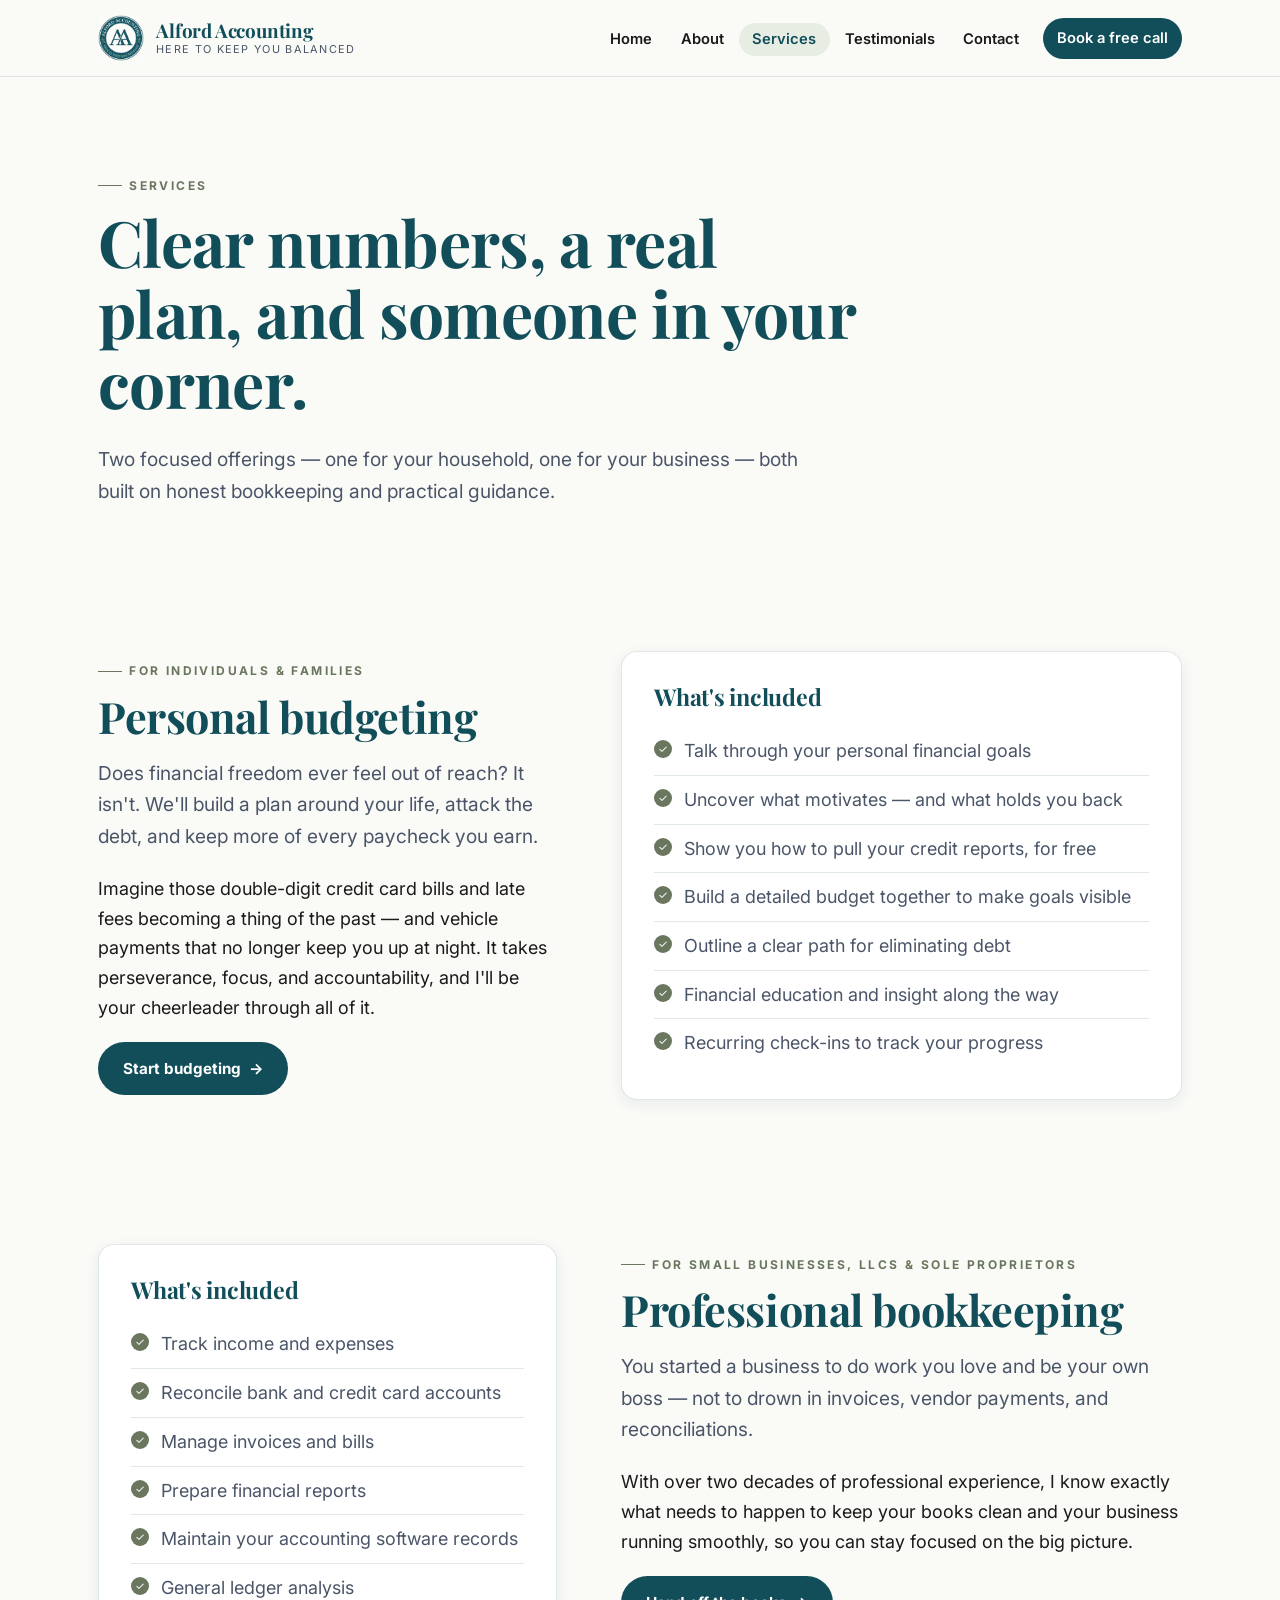
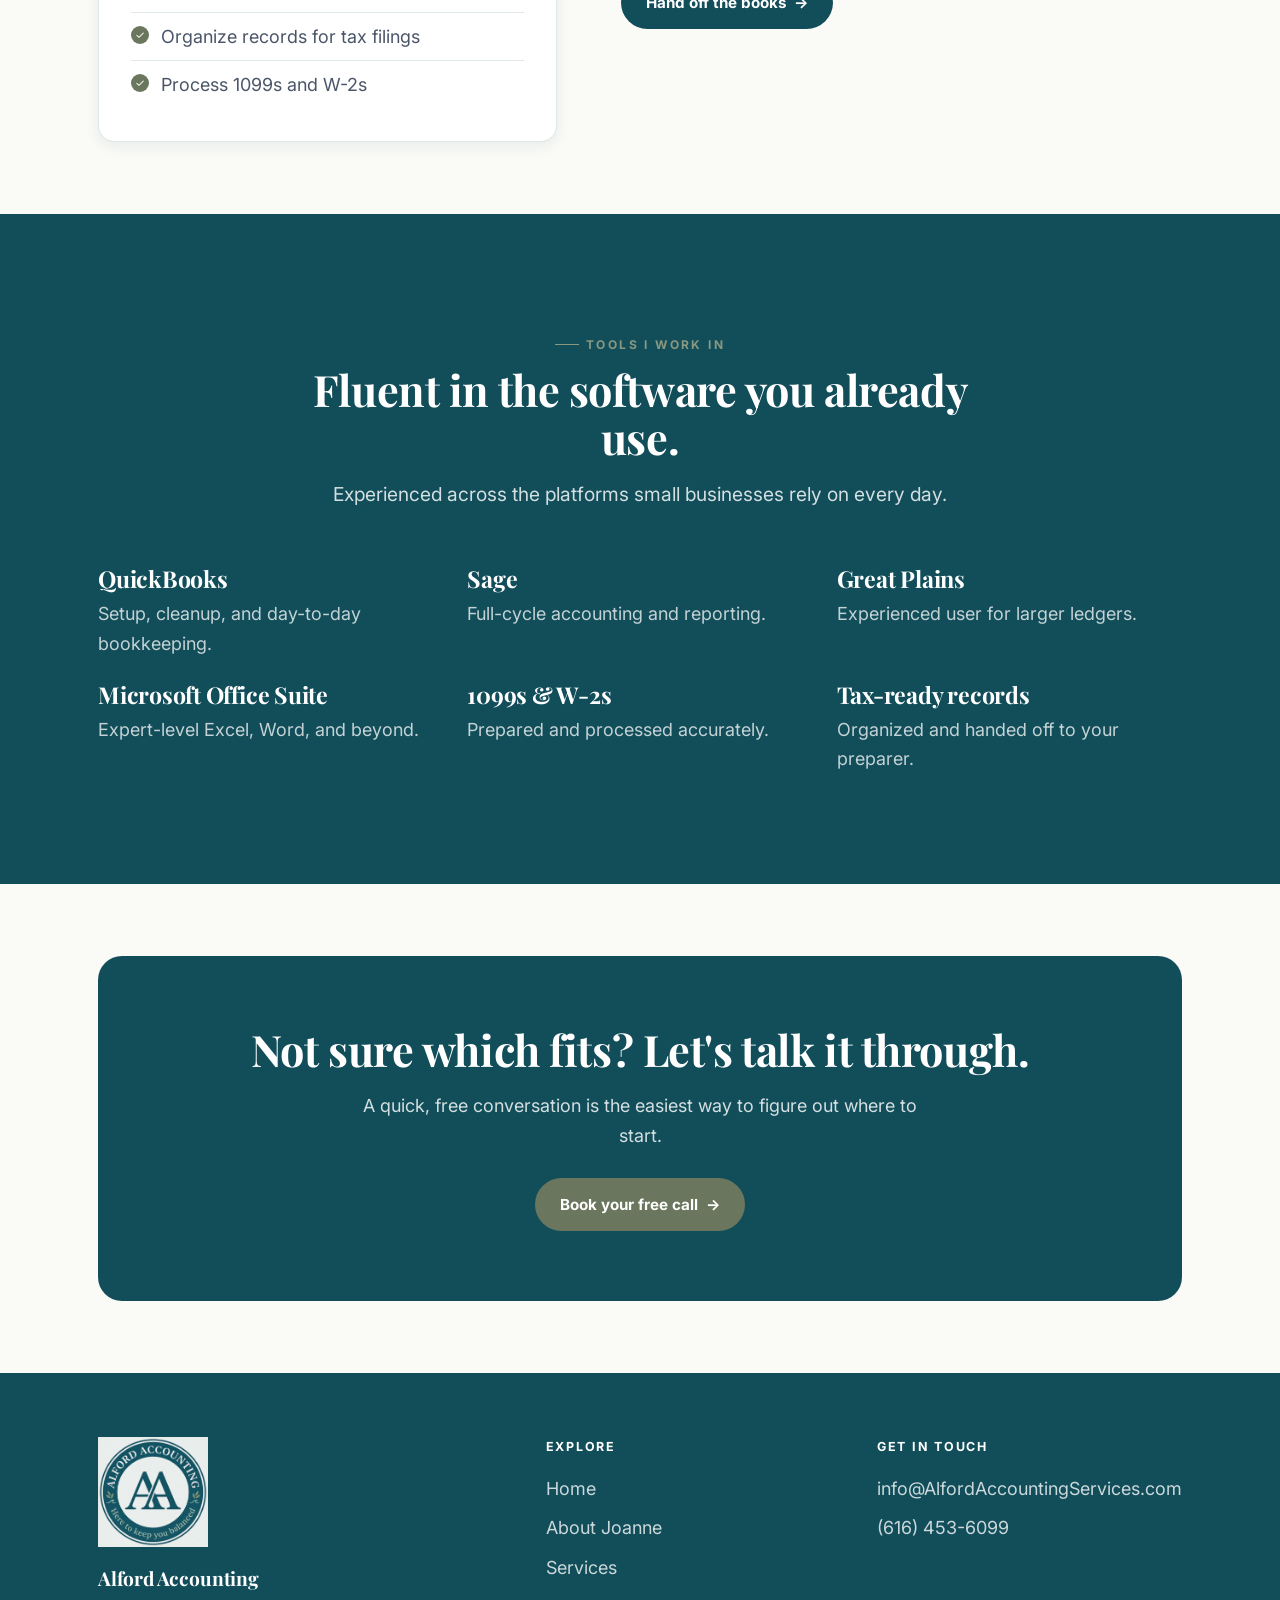
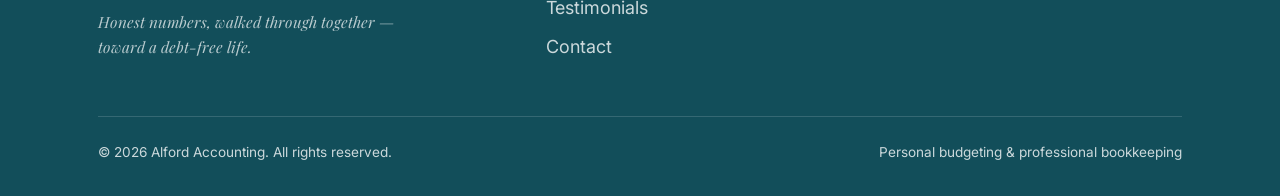
<file: services.html>
<!DOCTYPE html>
<html lang="en">
<head>
<meta charset="UTF-8">
<meta name="viewport" content="width=device-width, initial-scale=1.0">
<title>Services — Alford Accounting</title>
<meta name="description" content="Personal budgeting and professional bookkeeping services for individuals, families, and small businesses, LLCs, and sole proprietors.">
<link rel="preconnect" href="https://fonts.googleapis.com">
<link rel="preconnect" href="https://fonts.gstatic.com" crossorigin>
<link href="https://fonts.googleapis.com/css2?family=Playfair+Display:ital,wght@0,400;0,600;0,700;1,400;1,600&family=Inter:wght@400;500;600;700&display=swap" rel="stylesheet">
<link rel="stylesheet" href="styles.css">
</head>
<body>

<header class="site-header">
  <div class="wrap nav">
    <a class="brand" href="index.html" aria-label="Alford Accounting home">
      <img src="images/logo-seal.png" alt="Alford Accounting" class="brand-logo">
      <span class="brand-text">
        <span class="brand-name">Alford Accounting</span>
        <span class="brand-tag">Here to keep you balanced</span>
      </span>
    </a>
    <button class="nav-toggle" aria-label="Open menu" aria-expanded="false"><span></span><span></span><span></span></button>
    <ul class="nav-links">
      <li><a href="index.html">Home</a></li>
      <li><a href="about.html">About</a></li>
      <li><a href="services.html" aria-current="page">Services</a></li>
      <li><a href="testimonials.html">Testimonials</a></li>
      <li><a href="contact.html">Contact</a></li>
      <li class="nav-cta"><a class="btn btn-primary" href="contact.html">Book a free call</a></li>
    </ul>
  </div>
</header>

<main>
  <section class="page-hero">
    <div class="wrap">
      <div class="reveal" style="max-width:760px">
        <span class="eyebrow">Services</span>
        <h1>Clear numbers, a real plan, and someone in your corner.</h1>
        <p class="lead">Two focused offerings — one for your household, one for your business — both built on honest bookkeeping and practical guidance.</p>
      </div>
    </div>
  </section>

  <!-- PERSONAL BUDGETING -->
  <section class="section-tight">
    <div class="wrap split">
      <div class="reveal">
        <span class="eyebrow">For individuals &amp; families</span>
        <h2>Personal budgeting</h2>
        <p class="lead">Does financial freedom ever feel out of reach? It isn't. We'll build a plan around your life, attack the debt, and keep more of every paycheck you earn.</p>
        <p>Imagine those double-digit credit card bills and late fees becoming a thing of the past — and vehicle payments that no longer keep you up at night. It takes perseverance, focus, and accountability, and I'll be your cheerleader through all of it.</p>
        <a class="btn btn-primary" href="contact.html">Start budgeting <span class="arrow">→</span></a>
      </div>
      <div class="reveal">
        <div class="card">
          <h3 style="margin-top:0">What's included</h3>
          <ul class="service-list">
            <li><span class="tick">✓</span> Talk through your personal financial goals</li>
            <li><span class="tick">✓</span> Uncover what motivates — and what holds you back</li>
            <li><span class="tick">✓</span> Show you how to pull your credit reports, for free</li>
            <li><span class="tick">✓</span> Build a detailed budget together to make goals visible</li>
            <li><span class="tick">✓</span> Outline a clear path for eliminating debt</li>
            <li><span class="tick">✓</span> Financial education and insight along the way</li>
            <li><span class="tick">✓</span> Recurring check-ins to track your progress</li>
          </ul>
        </div>
      </div>
    </div>
  </section>

  <!-- SMALL BUSINESS -->
  <section class="section-tight">
    <div class="wrap split">
      <div class="reveal">
        <div class="card">
          <h3 style="margin-top:0">What's included</h3>
          <ul class="service-list">
            <li><span class="tick">✓</span> Track income and expenses</li>
            <li><span class="tick">✓</span> Reconcile bank and credit card accounts</li>
            <li><span class="tick">✓</span> Manage invoices and bills</li>
            <li><span class="tick">✓</span> Prepare financial reports</li>
            <li><span class="tick">✓</span> Maintain your accounting software records</li>
            <li><span class="tick">✓</span> General ledger analysis</li>
            <li><span class="tick">✓</span> Organize records for tax filings</li>
            <li><span class="tick">✓</span> Process 1099s and W-2s</li>
          </ul>
        </div>
      </div>
      <div class="reveal">
        <span class="eyebrow">For small businesses, LLCs &amp; sole proprietors</span>
        <h2>Professional bookkeeping</h2>
        <p class="lead">You started a business to do work you love and be your own boss — not to drown in invoices, vendor payments, and reconciliations.</p>
        <p>With over two decades of professional experience, I know exactly what needs to happen to keep your books clean and your business running smoothly, so you can stay focused on the big picture.</p>
        <a class="btn btn-primary" href="contact.html">Hand off the books <span class="arrow">→</span></a>
      </div>
    </div>
  </section>

  <!-- TOOLS -->
  <section class="teal-bg">
    <div class="wrap">
      <div class="section-head center reveal">
        <span class="eyebrow">Tools I work in</span>
        <h2>Fluent in the software you already use.</h2>
        <p class="lead">Experienced across the platforms small businesses rely on every day.</p>
      </div>
      <div class="grid-3">
        <div class="value reveal"><h3>QuickBooks</h3><p>Setup, cleanup, and day-to-day bookkeeping.</p></div>
        <div class="value reveal"><h3>Sage</h3><p>Full-cycle accounting and reporting.</p></div>
        <div class="value reveal"><h3>Great Plains</h3><p>Experienced user for larger ledgers.</p></div>
        <div class="value reveal"><h3>Microsoft Office Suite</h3><p>Expert-level Excel, Word, and beyond.</p></div>
        <div class="value reveal"><h3>1099s &amp; W-2s</h3><p>Prepared and processed accurately.</p></div>
        <div class="value reveal"><h3>Tax-ready records</h3><p>Organized and handed off to your preparer.</p></div>
      </div>
    </div>
  </section>

  <section class="section-tight">
    <div class="wrap">
      <div class="cta-band reveal">
        <h2>Not sure which fits? Let's talk it through.</h2>
        <p>A quick, free conversation is the easiest way to figure out where to start.</p>
        <div class="hero-actions">
          <a class="btn btn-olive" href="contact.html">Book your free call <span class="arrow">→</span></a>
        </div>
      </div>
    </div>
  </section>
</main>

<footer class="site-footer">
  <div class="wrap">
    <div class="footer-grid">
      <div>
        <img src="images/logo-seal.png" alt="Alford Accounting seal" class="footer-seal"><span class="brand-name" style="color:var(--white);font-size:1.2rem;font-family:'Playfair Display',serif;display:block;margin-top:8px">Alford Accounting</span>
        <p class="footer-verse" style="margin-top:14px">Honest numbers, walked through together — toward a debt-free life.</p>
      </div>
      <div>
        <h4>Explore</h4>
        <ul class="footer-links">
          <li><a href="index.html">Home</a></li>
          <li><a href="about.html">About Joanne</a></li>
          <li><a href="services.html">Services</a></li>
          <li><a href="testimonials.html">Testimonials</a></li>
          <li><a href="contact.html">Contact</a></li>
        </ul>
      </div>
      <div>
        <h4>Get in touch</h4>
        <ul class="footer-links">
          <li><a href="mailto:info@AlfordAccountingServices.com">info@AlfordAccountingServices.com</a></li>
          <li><a href="tel:+16164536099">(616) 453-6099</a></li>
        </ul>
      </div>
    </div>
    <div class="footer-bottom">
      <span>© <span id="year"></span> Alford Accounting. All rights reserved.</span>
      <span>Personal budgeting &amp; professional bookkeeping</span>
    </div>
  </div>
</footer>

<script src="app.js"></script>
<script>document.getElementById("year").textContent = new Date().getFullYear();</script>
</body>
</html>
</file>
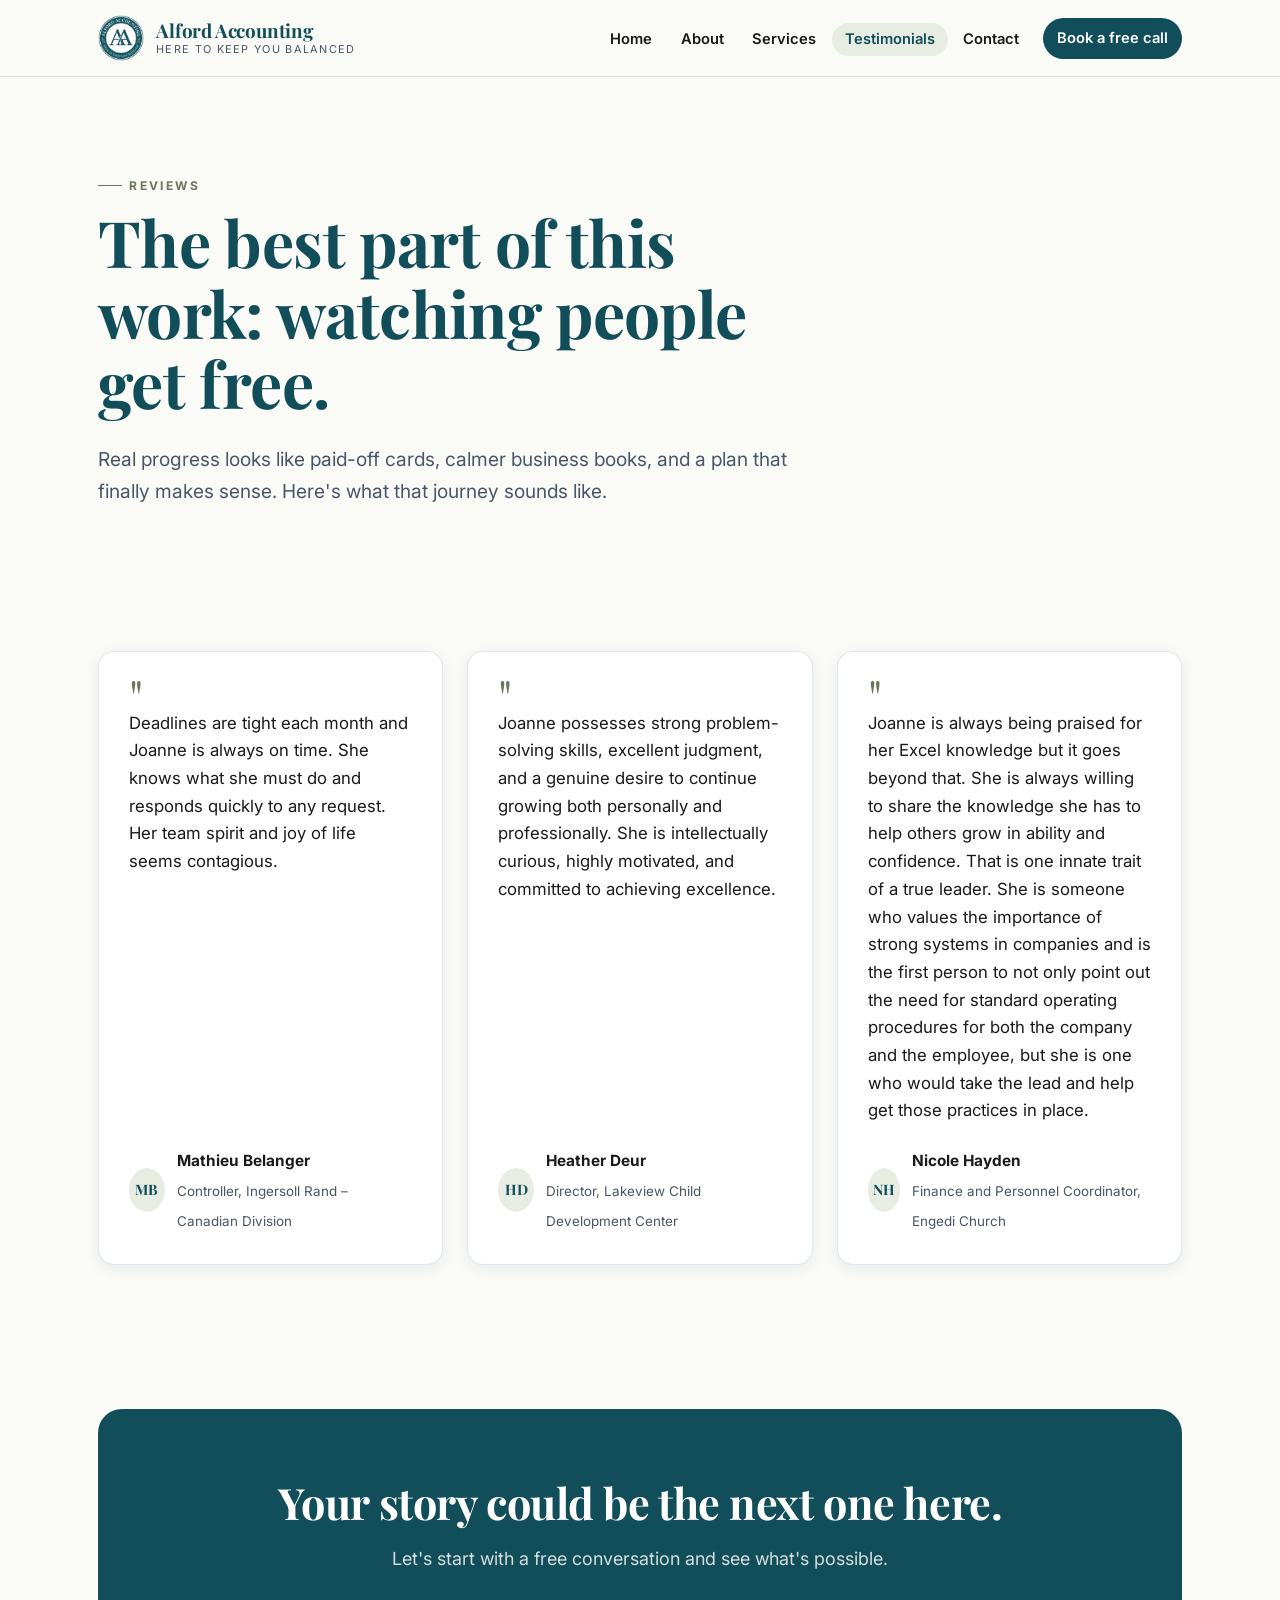
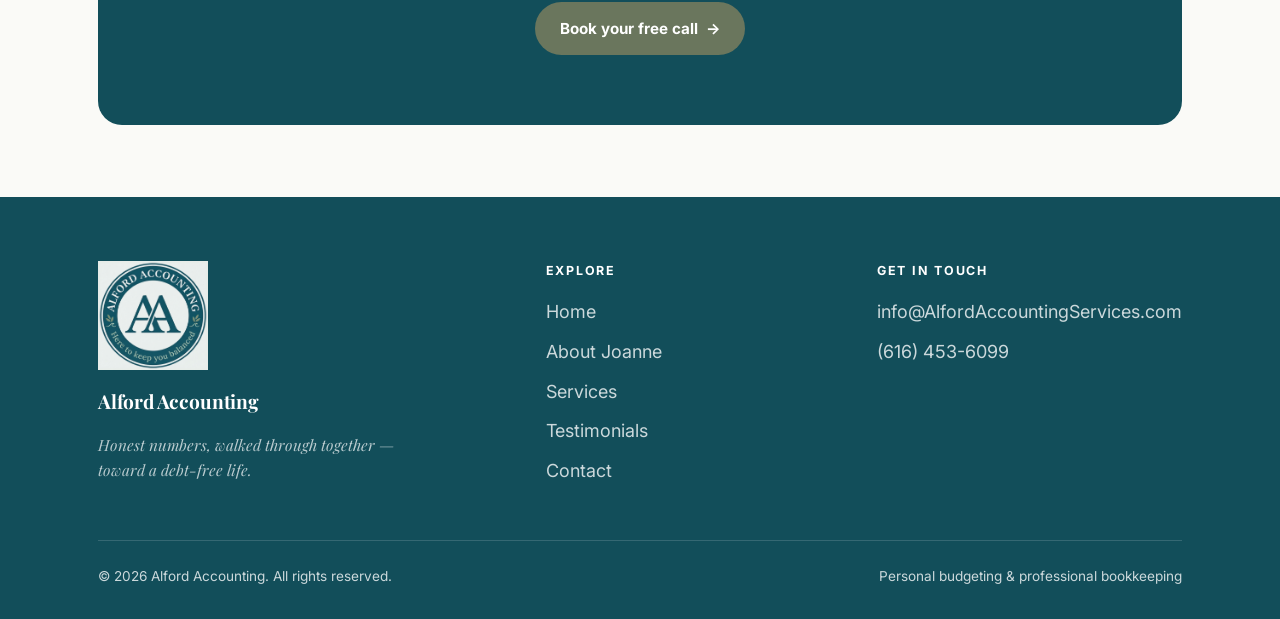
<file: testimonials.html>
<!DOCTYPE html>
<html lang="en">
<head>
<meta charset="UTF-8">
<meta name="viewport" content="width=device-width, initial-scale=1.0">
<title>Testimonials — Alford Accounting</title>
<meta name="description" content="What clients say about working with Joanne Alford on budgeting and bookkeeping.">
<link rel="preconnect" href="https://fonts.googleapis.com">
<link rel="preconnect" href="https://fonts.gstatic.com" crossorigin>
<link href="https://fonts.googleapis.com/css2?family=Playfair+Display:ital,wght@0,400;0,600;0,700;1,400;1,600&family=Inter:wght@400;500;600;700&display=swap" rel="stylesheet">
<link rel="stylesheet" href="styles.css">
</head>
<body>

<header class="site-header">
  <div class="wrap nav">
    <a class="brand" href="index.html" aria-label="Alford Accounting home">
      <img src="images/logo-seal.png" alt="Alford Accounting" class="brand-logo">
      <span class="brand-text">
        <span class="brand-name">Alford Accounting</span>
        <span class="brand-tag">Here to keep you balanced</span>
      </span>
    </a>
    <button class="nav-toggle" aria-label="Open menu" aria-expanded="false"><span></span><span></span><span></span></button>
    <ul class="nav-links">
      <li><a href="index.html">Home</a></li>
      <li><a href="about.html">About</a></li>
      <li><a href="services.html">Services</a></li>
      <li><a href="testimonials.html" aria-current="page">Testimonials</a></li>
      <li><a href="contact.html">Contact</a></li>
      <li class="nav-cta"><a class="btn btn-primary" href="contact.html">Book a free call</a></li>
    </ul>
  </div>
</header>

<main>
  <section class="page-hero">
    <div class="wrap">
      <div class="reveal" style="max-width:740px">
        <span class="eyebrow">Reviews</span>
        <h1>The best part of this work: watching people get free.</h1>
        <p class="lead">Real progress looks like paid-off cards, calmer business books, and a plan that finally makes sense. Here's what that journey sounds like.</p>
      </div>
    </div>
  </section>

<section class="section-tight">
    <div class="wrap">
      <div class="grid-3">
        <div class="quote-card reveal">
          <div class="mark">"</div>
          <blockquote>Deadlines are tight each month and Joanne is always on time. She knows what she must do and responds quickly to any request. Her team spirit and joy of life seems contagious.</blockquote>
          <div class="who">
            <span class="avatar">MB</span>
            <span><span class="name">Mathieu Belanger</span><br><span class="role">Controller, Ingersoll Rand – Canadian Division</span></span>
          </div>
        </div>
        <div class="quote-card reveal">
          <div class="mark">"</div>
          <blockquote>Joanne possesses strong problem-solving skills, excellent judgment, and a genuine desire to continue growing both personally and professionally. She is intellectually curious, highly motivated, and committed to achieving excellence.</blockquote>
          <div class="who">
            <span class="avatar">HD</span>
            <span><span class="name">Heather Deur</span><br><span class="role">Director, Lakeview Child Development Center</span></span>
          </div>
        </div>
        <div class="quote-card reveal">
          <div class="mark">"</div>
          <blockquote>Joanne is always being praised for her Excel knowledge but it goes beyond that. She is always willing to share the knowledge she has to help others grow in ability and confidence. That is one innate trait of a true leader. She is someone who values the importance of strong systems in companies and is the first person to not only point out the need for standard operating procedures for both the company and the employee, but she is one who would take the lead and help get those practices in place.</blockquote>
          <div class="who">
            <span class="avatar">NH</span>
            <span><span class="name">Nicole Hayden</span><br><span class="role">Finance and Personnel Coordinator, Engedi Church</span></span>
          </div>
        </div>
      </div>
    </div>
  </section>

  <section class="section-tight">
    <div class="wrap">
      <div class="cta-band reveal">
        <h2>Your story could be the next one here.</h2>
        <p>Let's start with a free conversation and see what's possible.</p>
        <div class="hero-actions">
          <a class="btn btn-olive" href="contact.html">Book your free call <span class="arrow">→</span></a>
        </div>
      </div>
    </div>
  </section>
</main>

<footer class="site-footer">
  <div class="wrap">
    <div class="footer-grid">
      <div>
        <img src="images/logo-seal.png" alt="Alford Accounting seal" class="footer-seal"><span class="brand-name" style="color:var(--white);font-size:1.2rem;font-family:'Playfair Display',serif;display:block;margin-top:8px">Alford Accounting</span>
        <p class="footer-verse" style="margin-top:14px">Honest numbers, walked through together — toward a debt-free life.</p>
      </div>
      <div>
        <h4>Explore</h4>
        <ul class="footer-links">
          <li><a href="index.html">Home</a></li>
          <li><a href="about.html">About Joanne</a></li>
          <li><a href="services.html">Services</a></li>
          <li><a href="testimonials.html">Testimonials</a></li>
          <li><a href="contact.html">Contact</a></li>
        </ul>
      </div>
      <div>
        <h4>Get in touch</h4>
        <ul class="footer-links">
          <li><a href="mailto:info@AlfordAccountingServices.com">info@AlfordAccountingServices.com</a></li>
          <li><a href="tel:+16164536099">(616) 453-6099</a></li>
        </ul>
      </div>
    </div>
    <div class="footer-bottom">
      <span>© <span id="year"></span> Alford Accounting. All rights reserved.</span>
      <span>Personal budgeting &amp; professional bookkeeping</span>
    </div>
  </div>
</footer>

<script src="app.js"></script>
<script>document.getElementById("year").textContent = new Date().getFullYear();</script>
</body>
</html>
</file>
<file: styles.css>
/* Alford Accounting — Brand-aligned styles
   Colors:  Deep Teal #124e5a / Olive Gold #6a765d / Parchment #fafaf7 / White #ffffff
   Fonts:   Playfair Display (headings) / Inter (body)
   Logos:   AA monogram in nav; full seal in footer / hero as appropriate */

:root {
  --teal:        #124e5a;
  --teal-dark:   #0d3a44;
  --teal-mid:    #1a6575;
  --olive:       #6a765d;
  --olive-light: #8a9880;
  --olive-pale:  #e8ede4;
  --cream:       #fafaf7;
  --cream-2:     #f0f0ea;
  --white:       #ffffff;
  --ink:         #1a1a1a;
  --ink-soft:    #4a5568;
  --line:        rgba(18, 78, 90, 0.13);
  --shadow-sm:   0 4px 14px rgba(18, 78, 90, 0.08);
  --shadow:      0 16px 40px rgba(18, 78, 90, 0.13);
  --radius:      16px;
  --radius-lg:   24px;
  --maxw:        1140px;
  --ease:        cubic-bezier(0.22, 1, 0.36, 1);
}

* { box-sizing: border-box; }
html { scroll-behavior: smooth; }

body {
  margin: 0;
  background: var(--cream);
  color: var(--ink);
  font-family: "Inter", system-ui, -apple-system, sans-serif;
  font-size: 18px;
  line-height: 1.65;
  -webkit-font-smoothing: antialiased;
  text-rendering: optimizeLegibility;
}

h1, h2, h3, .display {
  font-family: "Playfair Display", "Merriweather", Georgia, serif;
  font-weight: 700;
  line-height: 1.1;
  letter-spacing: -0.01em;
  color: var(--teal);
  margin: 0 0 0.4em;
}

h1 { font-size: clamp(2.4rem, 5.5vw, 4rem); }
h2 { font-size: clamp(1.8rem, 3.5vw, 2.7rem); }
h3 { font-size: clamp(1.15rem, 2.2vw, 1.45rem); }

p { margin: 0 0 1.1em; }
a { color: var(--teal); text-decoration-thickness: 1px; text-underline-offset: 3px; }
a:hover { color: var(--teal-dark); }

.wrap { width: 100%; max-width: var(--maxw); margin: 0 auto; padding: 0 28px; }

.eyebrow {
  font-family: "Inter", sans-serif;
  font-weight: 700;
  font-size: 0.75rem;
  letter-spacing: 0.2em;
  text-transform: uppercase;
  color: var(--olive);
  display: inline-flex;
  align-items: center;
  gap: 0.6em;
  margin: 0 0 1em;
}
.eyebrow::before {
  content: "";
  width: 24px; height: 1px;
  background: var(--olive);
  display: inline-block;
}

.lead { font-size: clamp(1.05rem, 1.5vw, 1.22rem); color: var(--ink-soft); }
.accent { color: var(--olive); font-style: italic; font-family: "Playfair Display", serif; }

/* ---------- Buttons ---------- */
.btn {
  display: inline-flex; align-items: center; gap: 0.5em;
  font-family: "Inter", sans-serif; font-weight: 700; font-size: 0.95rem;
  padding: 0.85em 1.6em; border-radius: 999px; border: 1.5px solid transparent;
  cursor: pointer; text-decoration: none;
  transition: transform 0.2s var(--ease), background 0.2s, color 0.2s, box-shadow 0.2s;
}
.btn-primary { background: var(--teal); color: var(--white); }
.btn-primary:hover { background: var(--teal-dark); color: var(--white); transform: translateY(-2px); box-shadow: var(--shadow-sm); }
.btn-ghost { background: transparent; color: var(--teal); border-color: rgba(18,78,90,0.35); }
.btn-ghost:hover { border-color: var(--teal); transform: translateY(-2px); }
.btn-olive { background: var(--olive); color: var(--white); }
.btn-olive:hover { background: #556148; color: var(--white); transform: translateY(-2px); box-shadow: var(--shadow-sm); }
.btn .arrow { transition: transform 0.2s var(--ease); }
.btn:hover .arrow { transform: translateX(3px); }

/* ---------- Header / nav ---------- */
.site-header {
  position: sticky; top: 0; z-index: 50;
  background: rgba(250, 250, 247, 0.9);
  backdrop-filter: saturate(140%) blur(10px);
  border-bottom: 1px solid var(--line);
}
.nav {
  display: flex; align-items: center; justify-content: space-between;
  gap: 24px; height: 76px;
}
.brand { display: flex; align-items: center; gap: 12px; text-decoration: none; }
.brand-logo { height: 46px; width: auto; display: block; }
.brand-text { display: flex; flex-direction: column; line-height: 1; }
.brand-name {
  font-family: "Playfair Display", serif; font-weight: 700;
  font-size: 1.18rem; color: var(--teal); letter-spacing: -0.01em;
}
.brand-tag { font-size: 0.68rem; letter-spacing: 0.12em; text-transform: uppercase; color: var(--ink-soft); margin-top: 3px; }

.nav-links { display: flex; align-items: center; gap: 2px; list-style: none; margin: 0; padding: 0; }
.nav-links a {
  color: var(--ink); text-decoration: none; font-weight: 600; font-size: 0.92rem;
  padding: 0.5em 0.9em; border-radius: 999px; transition: background 0.18s, color 0.18s;
}
.nav-links a:hover { background: var(--cream-2); color: var(--teal); }
.nav-links a[aria-current="page"] { color: var(--teal); background: var(--olive-pale); }
.nav-cta { margin-left: 8px; }
.nav-links .nav-cta a.btn-primary { color: var(--white); background: var(--teal); }
.nav-links .nav-cta a.btn-primary:hover { color: var(--white); background: var(--teal-dark); }

.nav-toggle {
  display: none; background: none; border: 1px solid var(--line);
  border-radius: 10px; width: 44px; height: 40px; cursor: pointer; padding: 0;
}
.nav-toggle span { display: block; width: 20px; height: 2px; background: var(--teal); margin: 4px auto; transition: 0.2s; }

/* ---------- Sections ---------- */
section { padding: clamp(56px, 9vw, 110px) 0; }
.section-tight { padding: clamp(40px, 6vw, 72px) 0; }
.teal-bg { background: var(--teal); color: var(--white); }
.teal-bg h1, .teal-bg h2, .teal-bg h3 { color: var(--white); }
.teal-bg .lead, .teal-bg p { color: rgba(255,255,255,0.82); }
.teal-bg .eyebrow { color: var(--olive-light); }
.teal-bg .eyebrow::before { background: var(--olive-light); }
.cream2-bg { background: var(--cream-2); }

.section-head { max-width: 660px; margin-bottom: clamp(36px, 5vw, 56px); }
.center { text-align: center; margin-left: auto; margin-right: auto; }

/* ---------- Hero ---------- */
.hero { padding-top: clamp(48px, 7vw, 90px); padding-bottom: clamp(48px, 7vw, 96px); overflow: hidden; }
.hero-grid { display: grid; grid-template-columns: 1.05fr 0.95fr; gap: clamp(36px, 5vw, 72px); align-items: center; }
.hero h1 { margin-bottom: 0.3em; }
.hero .lead { max-width: 30ch; }
.hero-actions { display: flex; flex-wrap: wrap; gap: 14px; margin-top: 28px; }

/* Balance-sheet card */
.balance-card {
  background: var(--teal); border-radius: var(--radius-lg); padding: 34px 34px 30px;
  color: var(--white); box-shadow: var(--shadow); position: relative;
}
.balance-card::after {
  content: ""; position: absolute; inset: 14px;
  border: 1px solid rgba(255,255,255,0.15); border-radius: calc(var(--radius-lg) - 10px);
  pointer-events: none;
}
.balance-card .bc-title {
  font-family: "Inter", sans-serif; font-weight: 700;
  font-size: 0.7rem; letter-spacing: 0.2em; text-transform: uppercase;
  color: var(--olive-light); margin-bottom: 18px;
}
.bc-row { display: flex; align-items: center; justify-content: space-between; padding: 12px 0; border-bottom: 1px dashed rgba(255,255,255,0.18); }
.bc-row:last-of-type { border-bottom: none; }
.bc-label { font-family: "Playfair Display", serif; font-size: 1.28rem; color: var(--white); }
.bc-check { width: 26px; height: 26px; border-radius: 50%; background: rgba(106,118,93,0.3); display: grid; place-items: center; color: var(--olive-light); }
.bc-total { margin-top: 18px; padding-top: 18px; border-top: 2px solid rgba(255,255,255,0.3); display: flex; align-items: baseline; justify-content: space-between; }
.bc-total .bc-label { color: var(--olive-light); }
.bc-total .bc-amt { font-family: "Playfair Display", serif; font-size: 2.4rem; color: var(--white); font-weight: 700; }

/* ---------- Divider ---------- */
.beam { display: flex; justify-content: center; padding: 8px 0 0; }
.beam svg { width: 120px; height: auto; }

/* ---------- Cards ---------- */
.grid-2 { display: grid; grid-template-columns: repeat(2, 1fr); gap: 24px; }
.grid-3 { display: grid; grid-template-columns: repeat(3, 1fr); gap: 24px; }

.card {
  background: var(--white); border: 1px solid var(--line); border-radius: var(--radius);
  padding: 32px; box-shadow: var(--shadow-sm); transition: transform 0.25s var(--ease), box-shadow 0.25s;
}
.card:hover { transform: translateY(-4px); box-shadow: var(--shadow); }
.card .icon {
  width: 50px; height: 50px; border-radius: 14px; display: grid; place-items: center;
  background: var(--olive-pale); color: var(--teal); margin-bottom: 18px;
}
.card h3 { margin-bottom: 0.45em; }
.card p { color: var(--ink-soft); margin-bottom: 0; }

/* Service list */
.service-list { list-style: none; margin: 18px 0 0; padding: 0; }
.service-list li { display: flex; gap: 12px; align-items: flex-start; padding: 9px 0; border-bottom: 1px solid var(--line); color: var(--ink-soft); }
.service-list li:last-child { border-bottom: none; }
.service-list .tick { flex: none; margin-top: 4px; width: 18px; height: 18px; border-radius: 50%; background: var(--olive); display: grid; place-items: center; color: var(--white); font-size: 0.7rem; }

/* Values */
.values { display: grid; grid-template-columns: repeat(3, 1fr); gap: 28px; }
.value .num { font-family: "Inter", sans-serif; font-weight: 700; font-size: 0.75rem; color: var(--olive); letter-spacing: 0.12em; text-transform: uppercase; display: block; margin-bottom: 6px; }
.teal-bg .value .num { color: var(--olive-light); }
.value h3 { margin-bottom: 0.3em; }
.value p { color: var(--ink-soft); margin: 0; }
.teal-bg .value p { color: rgba(255,255,255,0.75); }

/* Verse */
.verse {
  font-family: "Playfair Display", serif; font-style: italic;
  font-size: clamp(1.25rem, 2.4vw, 1.8rem); line-height: 1.5; color: var(--teal);
  max-width: 760px; margin: 0 auto; text-align: center;
}
.verse cite { display: block; font-style: normal; font-family: "Inter", sans-serif; font-size: 0.78rem; letter-spacing: 0.16em; text-transform: uppercase; color: var(--ink-soft); margin-top: 16px; }

/* Story split */
.split { display: grid; grid-template-columns: 0.9fr 1.1fr; gap: clamp(36px, 5vw, 64px); align-items: start; }
.story-frame { background: var(--cream-2); border-radius: var(--radius-lg); padding: 32px; border: 1px solid var(--line); }
.stat-row { display: flex; gap: 14px; flex-wrap: wrap; margin-top: 8px; }
.stat { background: var(--white); border: 1px solid var(--line); border-radius: 14px; padding: 16px 18px; flex: 1 1 130px; box-shadow: var(--shadow-sm); }
.stat .n { font-family: "Playfair Display", serif; font-size: 1.9rem; color: var(--teal); line-height: 1; font-weight: 700; }
.stat .l { font-size: 0.82rem; color: var(--ink-soft); margin-top: 6px; }

/* CTA band */
.cta-band { background: var(--teal); color: var(--white); border-radius: var(--radius-lg); padding: clamp(40px, 6vw, 70px); text-align: center; }
.cta-band h2 { color: var(--white); }
.cta-band p { color: rgba(255,255,255,0.82); max-width: 52ch; margin-left: auto; margin-right: auto; }
.cta-band .hero-actions { justify-content: center; }

/* Testimonials */
.quote-card { background: var(--white); border: 1px solid var(--line); border-radius: var(--radius); padding: 30px; box-shadow: var(--shadow-sm); display: flex; flex-direction: column; }
.quote-card .mark { font-family: "Playfair Display", serif; font-size: 3rem; color: var(--olive); line-height: 0.6; height: 28px; }
.quote-card blockquote { margin: 0 0 20px; font-size: 1.05rem; color: var(--ink); }
.quote-card .who { display: flex; align-items: center; gap: 12px; margin-top: auto; }
.quote-card .avatar { width: 44px; height: 44px; border-radius: 50%; background: var(--olive-pale); color: var(--teal); display: grid; place-items: center; font-family: "Playfair Display", serif; font-weight: 700; font-size: 0.9rem; }
.quote-card .name { font-weight: 700; font-size: 0.96rem; }
.quote-card .role { font-size: 0.84rem; color: var(--ink-soft); }

/* Forms */
.contact-grid { display: grid; grid-template-columns: 1fr 0.85fr; gap: clamp(36px, 5vw, 64px); align-items: start; }
.field { margin-bottom: 18px; }
.field label { display: block; font-weight: 700; font-size: 0.86rem; margin-bottom: 7px; color: var(--teal); }
.field input, .field select, .field textarea { width: 100%; font-family: inherit; font-size: 1rem; color: var(--ink); background: var(--white); border: 1.5px solid var(--line); border-radius: 10px; padding: 13px 15px; transition: border-color 0.18s, box-shadow 0.18s; }
.field input:focus, .field select:focus, .field textarea:focus { outline: none; border-color: var(--teal); box-shadow: 0 0 0 3px rgba(18,78,90,0.12); }
.field textarea { min-height: 130px; resize: vertical; }
.contact-aside { background: var(--cream-2); border: 1px solid var(--line); border-radius: var(--radius-lg); padding: 32px; }
.contact-aside h3 { margin-top: 0; }
.contact-item { display: flex; gap: 12px; align-items: flex-start; padding: 12px 0; border-bottom: 1px solid var(--line); }
.contact-item:last-child { border-bottom: none; }
.contact-item .ci-icon { flex: none; color: var(--teal); margin-top: 2px; }
.contact-item .ci-label { font-size: 0.76rem; letter-spacing: 0.1em; text-transform: uppercase; color: var(--ink-soft); }
.contact-item .ci-value { font-weight: 600; color: var(--teal); }

/* Page hero */
.page-hero { padding: clamp(48px, 7vw, 88px) 0 clamp(30px, 4vw, 50px); }
.page-hero .lead { max-width: 60ch; }

/* Portrait */
.portrait { margin: 0; max-width: 70%; }
.portrait .ph { width: 100%; aspect-ratio: 4 / 5; border-radius: var(--radius-lg); overflow: hidden; display: block; box-shadow: var(--shadow); border: 1px solid var(--line); background: var(--teal); }
.portrait .ph img { width: 100%; height: 100%; object-fit: cover; object-position: center 20%; display: block; }
.portrait figcaption { margin-top: 14px; font-size: 0.9rem; color: var(--ink-soft); }
.portrait figcaption strong { color: var(--teal); font-weight: 700; }

/* ---------- Footer ---------- */
.site-footer { background: var(--teal); color: rgba(255,255,255,0.78); padding: 64px 0 32px; }
.footer-seal { width: 110px; height: auto; display: block; opacity: 0.92; margin-bottom: 16px; }
.footer-grid { display: grid; grid-template-columns: 1.4fr 1fr 1fr; gap: 40px; margin-bottom: 40px; }
.site-footer h4 { color: var(--white); font-family: "Inter", sans-serif; font-size: 0.78rem; letter-spacing: 0.14em; text-transform: uppercase; margin: 0 0 16px; }
.site-footer a { color: rgba(255,255,255,0.78); text-decoration: none; }
.site-footer a:hover { color: var(--olive-light); }
.footer-links { list-style: none; padding: 0; margin: 0; }
.footer-links li { margin-bottom: 10px; }
.footer-verse { font-family: "Playfair Display", serif; font-style: italic; color: rgba(255,255,255,0.7); font-size: 0.96rem; max-width: 34ch; margin-top: 8px; }
.footer-bottom { border-top: 1px solid rgba(255,255,255,0.15); padding-top: 24px; display: flex; justify-content: space-between; flex-wrap: wrap; gap: 12px; font-size: 0.85rem; }

/* ---------- Reveal ---------- */
.reveal { opacity: 0; transform: translateY(18px); transition: opacity 0.7s var(--ease), transform 0.7s var(--ease); }
.reveal.in { opacity: 1; transform: none; }

/* ---------- Responsive ---------- */
@media (max-width: 900px) {
  .hero-grid, .split, .contact-grid { grid-template-columns: 1fr; }
  .grid-3, .values, .footer-grid { grid-template-columns: 1fr 1fr; }
  .balance-card { max-width: 460px; }
  .hero .lead { max-width: none; }
  .nav-links {
    position: absolute; top: 76px; left: 0; right: 0;
    flex-direction: column; align-items: stretch; gap: 2px;
    background: var(--cream); border-bottom: 1px solid var(--line);
    padding: 14px 28px 22px; box-shadow: var(--shadow);
    transform: translateY(-12px); opacity: 0; pointer-events: none; transition: 0.22s var(--ease);
  }
  .nav-links.open { transform: none; opacity: 1; pointer-events: auto; }
  .nav-links a { padding: 0.7em 0.6em; }
  .nav-cta { margin: 8px 0 0; }
  .nav-toggle { display: block; }
}
@media (max-width: 560px) {
  .grid-2, .grid-3, .values, .footer-grid { grid-template-columns: 1fr; }
  body { font-size: 17px; }
  .portrait { max-width: 100%; }
}
@media (prefers-reduced-motion: reduce) {
  html { scroll-behavior: auto; }
  .reveal { opacity: 1; transform: none; transition: none; }
  * { animation: none !important; }
}
</file>
